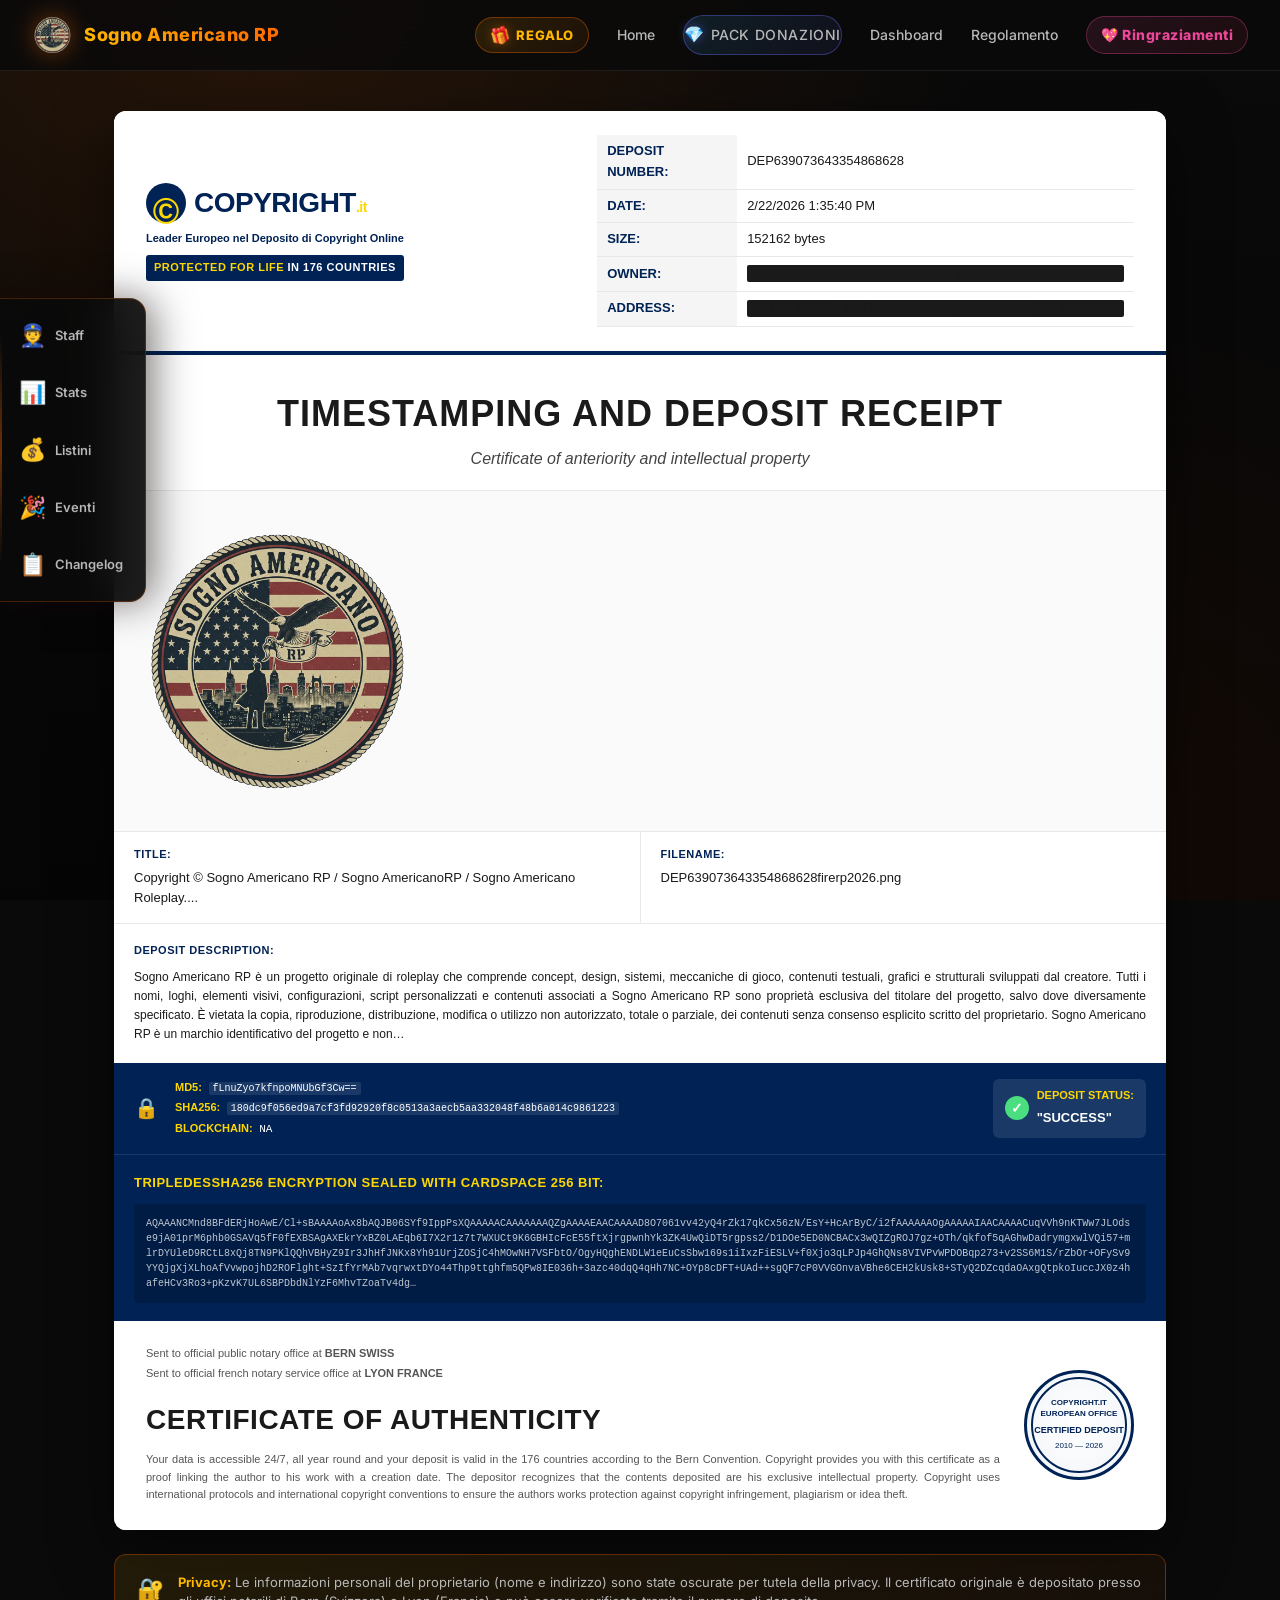
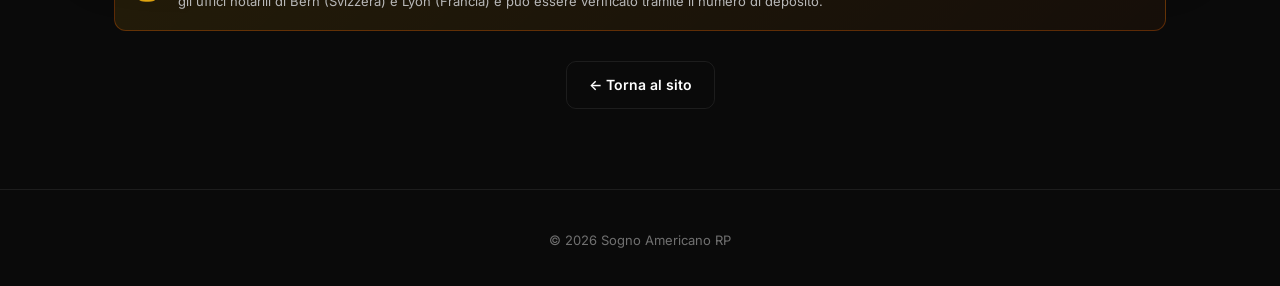
<file: copyright.html>
<!DOCTYPE html>
<html lang="it">

<meta http-equiv="content-type" content="text/html;charset=utf-8" />
<head>
  <meta charset="UTF-8">
  <meta name="viewport" content="width=device-width, initial-scale=1.0">
  <meta name="description" content="Certificato di copyright ufficiale di Sogno Americano RP, depositato presso uffici notarili di Bern (Svizzera) e Lyon (Francia).">

  <!-- Open Graph -->
  <meta property="og:type" content="article">
  <meta property="og:site_name" content="Sogno Americano RP">
  <meta property="og:title" content="Sogno Americano RP — Certificato di Copyright">
  <meta property="og:description" content="Certificato di copyright ufficiale di Sogno Americano RP, depositato presso uffici notarili di Bern (Svizzera) e Lyon (Francia).">
  <meta property="og:image" content="images/banner.png">
  <meta property="og:image:width" content="960">
  <meta property="og:image:height" content="540">
  <meta property="og:url" content="copyright.html">

  <meta name="twitter:card" content="summary_large_image">
  <meta name="twitter:title" content="Sogno Americano RP — Certificato di Copyright">
  <meta name="twitter:description" content="Certificato di copyright ufficiale di Sogno Americano RP.">
  <meta name="twitter:image" content="images/banner.png">

  <meta name="theme-color" content="#ff6b00">

  <title>Sogno Americano RP — Certificato di Copyright</title>
  <link rel="preconnect" href="https://fonts.googleapis.com/">
  <link rel="preconnect" href="https://fonts.gstatic.com/" crossorigin>
  <link href="https://fonts.googleapis.com/css2?family=Inter:wght@400;500;600;700;800;900&amp;display=swap" rel="stylesheet">
  <link rel="stylesheet" href="css/style.css">
  <link rel="icon" type="image/png" href="images/logo.png">
</head>
<body>

  <nav class="navbar">
    <div class="nav-inner">
      <a href="index.html" class="nav-brand">
        <img src="images/logo.png" alt="Sogno Americano RP" class="logo-img" onerror="this.outerHTML='<span class=&quot;logo-mark&quot;>🔥</span>'">
        <span class="brand-text">Sogno Americano RP</span>
      </a>
      <ul class="nav-links">
        <li class="nav-dropdown">
          <button class="nav-dropdown-toggle" type="button" aria-haspopup="true">
            <span class="nav-regalo-emoji">🎁</span>REGALO
          </button>
          <div class="nav-dropdown-content" role="menu">
            <h4 class="nav-regalo-titolo">🎁 Mega Regalo Sogno Americano RP</h4>
            <p class="nav-regalo-text">A <strong>1.000 visualizzazioni</strong> ci sarà un <strong class="vis-regalo">mega regalo</strong> per tutta la community!</p>
            <p class="nav-regalo-author">By <strong>! Nikita</strong></p>
          </div>
        </li>
        <li><a href="index.html">Home</a></li>
        <li class="nav-pack-wrapper">
          <span class="nav-pack-badge">SCONTI 30%!</span>
          <a href="pack-donazioni.html" class="nav-pack-toggle">
            <span class="nav-diamante-emoji">💎</span>PACK DONAZIONI
          </a>
        </li>
        <li><a href="dashboard.html">Dashboard</a></li>
        <li><a href="regolamento.html">Regolamento</a></li>
        <li><a href="ringraziamenti.html" class="nav-pill-ringraziamenti">💖 Ringraziamenti</a></li>
      </ul>
    </div>
  </nav>

  <aside class="sidebar-sx" aria-label="Categorie sito">
    <ul class="sidebar-sx-lista">
      <li><a href="staff.html" class="sidebar-sx-item" data-cat="staff"><span class="sidebar-sx-emoji">👮</span><span class="sidebar-sx-label">Staff</span></a></li>
      <li><a href="stats.html" class="sidebar-sx-item" data-cat="stats"><span class="sidebar-sx-emoji">📊</span><span class="sidebar-sx-label">Stats</span></a></li>
      <li><a href="listini.html" class="sidebar-sx-item" data-cat="listini"><span class="sidebar-sx-emoji">💰</span><span class="sidebar-sx-label">Listini</span></a></li>
      <li><a href="eventi.html" class="sidebar-sx-item" data-cat="eventi"><span class="sidebar-sx-emoji">🎉</span><span class="sidebar-sx-label">Eventi</span></a></li>
      <li><a href="changelog.html" class="sidebar-sx-item" data-cat="changelog"><span class="sidebar-sx-emoji">📋</span><span class="sidebar-sx-label">Changelog</span></a></li>
    </ul>
  </aside>

  <main class="copyright-page">

    <div class="copyright-doc">

      <!-- Header certificato -->
      <div class="copyright-head">
        <div class="copyright-head-left">
          <div class="copyright-logo">
            <span class="copyright-logo-c">©</span>
            <span class="copyright-logo-text">COPYRIGHT<span class="copyright-logo-it">.it</span></span>
          </div>
          <p class="copyright-sub">Leader Europeo nel Deposito di Copyright Online</p>
          <p class="copyright-tag">PROTECTED FOR LIFE <span>IN 176 COUNTRIES</span></p>
        </div>
        <div class="copyright-head-right">
          <table class="copyright-meta">
            <tr><td class="lab">DEPOSIT NUMBER:</td><td>DEP639073643354868628</td></tr>
            <tr><td class="lab">DATE:</td><td>2/22/2026 1:35:40 PM</td></tr>
            <tr><td class="lab">SIZE:</td><td>152162 bytes</td></tr>
            <tr><td class="lab">OWNER:</td><td><span class="copyright-censurato">█████████ Informazione protetta █████████</span></td></tr>
            <tr><td class="lab">ADDRESS:</td><td><span class="copyright-censurato">█████████ Informazione protetta █████████</span></td></tr>
          </table>
        </div>
      </div>

      <!-- Titolo -->
      <div class="copyright-titolo-wrap">
        <h1>TIMESTAMPING AND DEPOSIT RECEIPT</h1>
        <p>Certificate of anteriority and intellectual property</p>
      </div>

      <!-- Logo del progetto -->
      <div class="copyright-immagine">
        <img src="images/logo.png" alt="Sogno Americano RP Logo" onerror="this.outerHTML='<div class=&quot;copyright-img-placeholder&quot;>🔥 Sogno Americano RP</div>'">
      </div>

      <!-- Title + Filename -->
      <div class="copyright-row">
        <div class="copyright-cell">
          <span class="copyright-cell-lab">TITLE:</span>
          <span>Copyright © Sogno Americano RP / Sogno AmericanoRP / Sogno Americano Roleplay....</span>
        </div>
        <div class="copyright-cell">
          <span class="copyright-cell-lab">FILENAME:</span>
          <span>DEP639073643354868628firerp2026.png</span>
        </div>
      </div>

      <!-- Descrizione deposito -->
      <div class="copyright-section">
        <p class="copyright-section-lab">DEPOSIT DESCRIPTION:</p>
        <p class="copyright-section-text">
          Sogno Americano RP è un progetto originale di roleplay che comprende concept, design, sistemi, meccaniche di gioco, contenuti testuali, grafici e strutturali sviluppati dal creatore. Tutti i nomi, loghi, elementi visivi, configurazioni, script personalizzati e contenuti associati a Sogno Americano RP sono proprietà esclusiva del titolare del progetto, salvo dove diversamente specificato. È vietata la copia, riproduzione, distribuzione, modifica o utilizzo non autorizzato, totale o parziale, dei contenuti senza consenso esplicito scritto del proprietario. Sogno Americano RP è un marchio identificativo del progetto e non…
        </p>
      </div>

      <!-- Hash blockchain -->
      <div class="copyright-hash-bar">
        <div class="copyright-hash-icon">🔒</div>
        <div class="copyright-hash-text">
          <div><span class="copyright-hash-lab">MD5:</span> <code>fLnuZyo7kfnpoMNUbGf3Cw==</code></div>
          <div><span class="copyright-hash-lab">SHA256:</span> <code>180dc9f056ed9a7cf3fd92920f8c0513a3aecb5aa332048f48b6a014c9861223</code></div>
          <div><span class="copyright-hash-lab">BLOCKCHAIN:</span> NA</div>
        </div>
        <div class="copyright-status-wrap">
          <div class="copyright-status-icon">✓</div>
          <div>
            <span class="copyright-status-lab">DEPOSIT STATUS:</span>
            <span class="copyright-status-val">"SUCCESS"</span>
          </div>
        </div>
      </div>

      <!-- Encryption -->
      <div class="copyright-encryption">
        <p class="copyright-encryption-lab">TRIPLEDESSHA256 ENCRYPTION SEALED WITH CARDSPACE 256 BIT:</p>
        <code class="copyright-encryption-code">AQAAANCMnd8BFdERjHoAwE/Cl+sBAAAAoAx8bAQJB06SYf9IppPsXQAAAAACAAAAAAAQZgAAAAEAACAAAAD8O7061vv42yQ4rZk17qkCx56zN/EsY+HcArByC/i2fAAAAAAOgAAAAAIAACAAAACuqVVh9nKTWw7JLOdse9jA01prM6phb0GSAVq5fF0fEXBSAgAXEkrYxBZ0LAEqb6I7X2r1z7t7WXUCt9K6GBHIcFcE55ftXjrgpwnhYk3ZK4UwQiDT5rgpss2/D1DOe5ED0NCBACx3wQIZgROJ7gz+OTh/qkfof5qAGhwDadrymgxwlVQi57+mlrDYUleD9RCtL8xQj8TN9PKlQQhVBHyZ9Ir3JhHfJNKx8Yh91UrjZOSjC4hMOwNH7VSFbtO/OgyHQghENDLW1eEuCsSbw169s1iIxzFiESLV+f0Xjo3qLPJp4GhQNs8VIVPvWPDOBqp273+v2SS6M1S/[base64]…</code>
      </div>

      <!-- Footer notarile -->
      <div class="copyright-footer">
        <div class="copyright-footer-left">
          <p>Sent to official public notary office at <strong>BERN SWISS</strong></p>
          <p>Sent to official french notary service office at <strong>LYON FRANCE</strong></p>
          <h2 class="copyright-cert-title">CERTIFICATE OF AUTHENTICITY</h2>
          <p class="copyright-cert-text">
            Your data is accessible 24/7, all year round and your deposit is valid in the 176 countries according to the Bern Convention.
            Copyright provides you with this certificate as a proof linking the author to his work with a creation date.
            The depositor recognizes that the contents deposited are his exclusive intellectual property.
            Copyright uses international protocols and international copyright conventions to ensure the authors works protection against copyright infringement, plagiarism or idea theft.
          </p>
        </div>
        <div class="copyright-footer-right">
          <div class="copyright-seal">
            <div class="copyright-seal-inner">
              <span class="copyright-seal-text">COPYRIGHT.IT<br>EUROPEAN OFFICE</span>
              <span class="copyright-seal-cert">CERTIFIED DEPOSIT</span>
              <span class="copyright-seal-year">2010 — 2026</span>
            </div>
          </div>
        </div>
      </div>

    </div>

    <!-- Disclaimer privacy -->
    <div class="copyright-privacy">
      <span class="copyright-privacy-icon">🔐</span>
      <div>
        <strong>Privacy:</strong> Le informazioni personali del proprietario (nome e indirizzo) sono state oscurate per tutela della privacy.
        Il certificato originale è depositato presso gli uffici notarili di Bern (Svizzera) e Lyon (Francia) e può essere verificato tramite il numero di deposito.
      </div>
    </div>

    <p class="copyright-back">
      <a href="index.html" class="btn btn-outline">← Torna al sito</a>
    </p>

  </main>

  <footer>
    <p><a href="copyright.html" target="_self" rel="noopener" class="footer-link" title="Visualizza il certificato di copyright">© 2026 Sogno Americano RP</a></p>
  </footer>

  <script src="js/nav.js"></script>
</body>

</html>
</file>
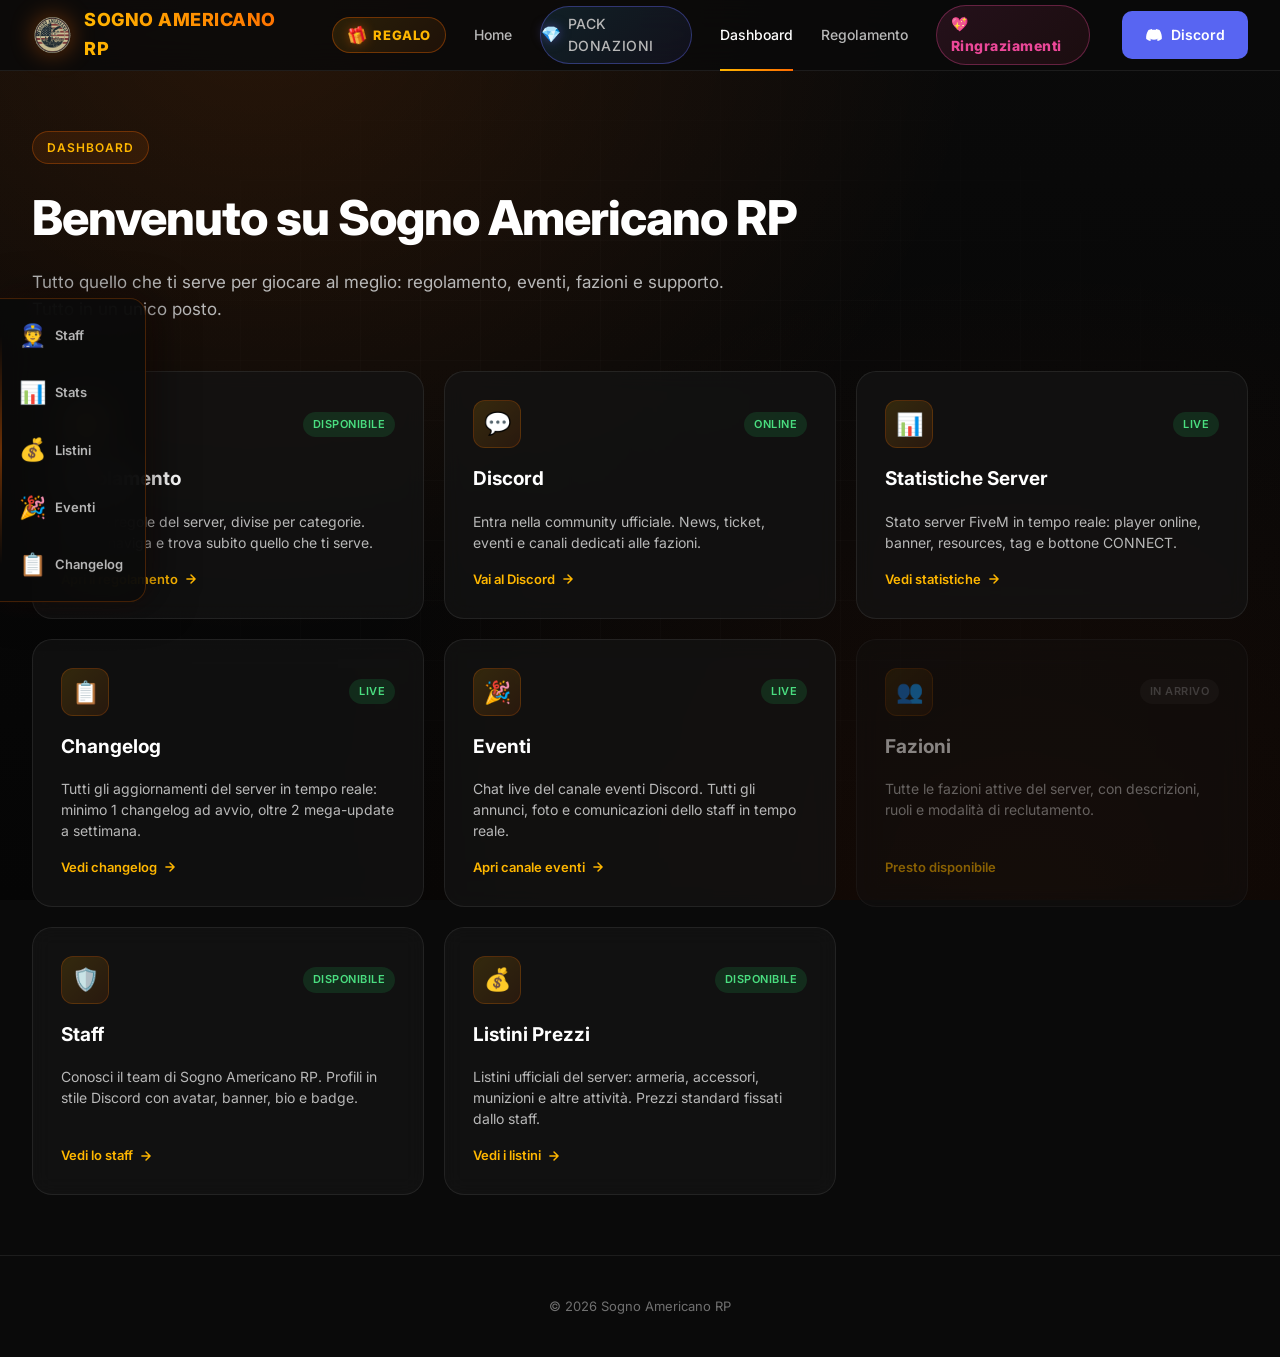
<file: dashboard.html>
<!DOCTYPE html>
<html lang="it">

<meta http-equiv="content-type" content="text/html;charset=utf-8" />
<head>
  <meta charset="UTF-8">
  <meta name="viewport" content="width=device-width, initial-scale=1.0">
  <meta name="description" content="Dashboard ufficiale di Sogno Americano RP, server FiveM italiano di Fire Roleplay. Accesso a regolamento, staff, statistiche live, listini, eventi e changelog.">
  <meta name="keywords" content="Sogno Americano RP, Fire Roleplay, SognoAmericanoRP, server FiveM italiano, dashboard Sogno Americano RP">
  <meta name="robots" content="index, follow, max-image-preview:large">
  <link rel="canonical" href="dashboard.html">

  <!-- Open Graph -->
  <meta property="og:type" content="website">
  <meta property="og:site_name" content="Sogno Americano RP">
  <meta property="og:title" content="Sogno Americano RP — Dashboard">
  <meta property="og:description" content="Hub principale di Sogno Americano RP. Da qui accedi a regolamento, staff, statistiche server, listini, eventi e changelog.">
  <meta property="og:image" content="images/banner.png">
  <meta property="og:image:width" content="960">
  <meta property="og:image:height" content="540">
  <meta property="og:url" content="dashboard.html">

  <meta name="twitter:card" content="summary_large_image">
  <meta name="twitter:title" content="Sogno Americano RP — Dashboard">
  <meta name="twitter:description" content="Hub principale di Sogno Americano RP. Da qui accedi a regolamento, staff, statistiche server, listini, eventi e changelog.">
  <meta name="twitter:image" content="images/banner.png">

  <meta name="theme-color" content="#ff6b00">

  <title>Sogno Americano RP — Dashboard</title>
  <link rel="preconnect" href="https://fonts.googleapis.com/">
  <link rel="preconnect" href="https://fonts.gstatic.com/" crossorigin>
  <link href="https://fonts.googleapis.com/css2?family=Inter:wght@400;500;600;700;800;900&amp;display=swap" rel="stylesheet">
  <link rel="stylesheet" href="css/style.css">
  <link rel="icon" type="image/png" href="images/logo.png">
</head>
<body>

  <nav class="navbar">
    <div class="nav-inner">
      <a href="index.html" class="nav-brand">
        <img src="images/logo.png" alt="Sogno Americano RP" class="logo-img" onerror="this.outerHTML='<span class=&quot;logo-mark&quot;>🔥</span>'">
        <span class="brand-text">SOGNO AMERICANO RP</span>
      </a>
      <ul class="nav-links">
        <li class="nav-dropdown">
          <button class="nav-dropdown-toggle" type="button" aria-haspopup="true">
            <span class="nav-regalo-emoji">🎁</span>REGALO
          </button>
          <div class="nav-dropdown-content" role="menu">
            <h4 class="nav-regalo-titolo">🎁 Mega Regalo Sogno Americano RP</h4>
            <p class="nav-regalo-text">A <strong>1.000 visualizzazioni</strong> ci sarà un <strong class="vis-regalo">mega regalo</strong> per tutta la community!</p>
            <p class="nav-regalo-author">By <strong>! Nikita</strong></p>
          </div>
        </li>
        <li><a href="index.html">Home</a></li>
        <li class="nav-pack-wrapper">
          <span class="nav-pack-badge">SCONTI 30%!</span>
          <a href="pack-donazioni.html" class="nav-pack-toggle">
            <span class="nav-diamante-emoji">💎</span>PACK DONAZIONI
          </a>
        </li>
        <li><a href="dashboard.html" class="attivo">Dashboard</a></li>
        <li><a href="regolamento.html">Regolamento</a></li>
        <li><a href="ringraziamenti.html" class="nav-pill-ringraziamenti">💖 Ringraziamenti</a></li>
      </ul>
      <div class="nav-cta">
        <a href="https://discord.gg/gqzEKCPNzt" target="_blank" rel="noopener" class="btn btn-discord">
          <svg width="18" height="18" viewBox="0 0 24 24" fill="currentColor"><path d="M19.27 5.33C17.94 4.71 16.5 4.26 15 4a.09.09 0 0 0-.07.03c-.18.33-.39.76-.53 1.09a16.09 16.09 0 0 0-4.8 0c-.14-.34-.35-.76-.54-1.09c-.01-.02-.04-.03-.07-.03c-1.5.26-2.93.71-4.27 1.33c-.01 0-.02.01-.03.02c-2.72 4.07-3.47 8.03-3.1 11.95c0 .02.01.04.03.05c1.8 1.32 3.53 2.12 5.24 2.65c.03.01.06 0 .07-.02c.4-.55.76-1.13 1.07-1.74c.02-.04 0-.08-.04-.09c-.57-.22-1.11-.48-1.64-.78c-.04-.02-.04-.08-.01-.11c.11-.08.22-.17.33-.25c.02-.02.05-.02.07-.01c3.44 1.57 7.15 1.57 10.55 0c.02-.01.05-.01.07.01c.11.09.22.17.33.26c.04.03.04.09-.01.11c-.52.31-1.07.56-1.64.78c-.04.01-.05.06-.04.09c.32.61.68 1.19 1.07 1.74c.03.01.06.02.09.01c1.72-.53 3.45-1.33 5.25-2.65c.02-.01.03-.03.03-.05c.44-4.53-.73-8.46-3.1-11.95c-.01-.01-.02-.02-.04-.02Z"/></svg>
          Discord
        </a>
      </div>
    </div>
  </nav>

  <aside class="sidebar-sx" aria-label="Categorie sito">
    <ul class="sidebar-sx-lista">
      <li><a href="staff.html" class="sidebar-sx-item" data-cat="staff"><span class="sidebar-sx-emoji">👮</span><span class="sidebar-sx-label">Staff</span></a></li>
      <li><a href="stats.html" class="sidebar-sx-item" data-cat="stats"><span class="sidebar-sx-emoji">📊</span><span class="sidebar-sx-label">Stats</span></a></li>
      <li><a href="listini.html" class="sidebar-sx-item" data-cat="listini"><span class="sidebar-sx-emoji">💰</span><span class="sidebar-sx-label">Listini</span></a></li>
      <li><a href="eventi.html" class="sidebar-sx-item" data-cat="eventi"><span class="sidebar-sx-emoji">🎉</span><span class="sidebar-sx-label">Eventi</span></a></li>
      <li><a href="changelog.html" class="sidebar-sx-item" data-cat="changelog"><span class="sidebar-sx-emoji">📋</span><span class="sidebar-sx-label">Changelog</span></a></li>
    </ul>
  </aside>

  <main class="dashboard">
    <header class="dashboard-header">
      <span class="dashboard-eyebrow">Dashboard</span>
      <h1>Benvenuto su Sogno Americano RP</h1>
      <p>Tutto quello che ti serve per giocare al meglio: regolamento, eventi, fazioni e supporto. Tutto in un unico posto.</p>
    </header>

    <div class="dashboard-grid">

      <a href="regolamento.html" class="dash-card">
        <div class="dash-card-head">
          <div class="dash-card-icon">📜</div>
          <span class="dash-card-badge live">Disponibile</span>
        </div>
        <h3>Regolamento</h3>
        <p>Tutte le regole del server, divise per categorie. Cerca, naviga e trova subito quello che ti serve.</p>
        <span class="dash-card-arrow">
          Apri il regolamento
          <svg width="14" height="14" viewBox="0 0 24 24" fill="none" stroke="currentColor" stroke-width="2.5" stroke-linecap="round" stroke-linejoin="round"><path d="M5 12h14M12 5l7 7-7 7"/></svg>
        </span>
      </a>

      <a href="https://discord.gg/gqzEKCPNzt" target="_blank" rel="noopener" class="dash-card">
        <div class="dash-card-head">
          <div class="dash-card-icon">💬</div>
          <span class="dash-card-badge live">Online</span>
        </div>
        <h3>Discord</h3>
        <p>Entra nella community ufficiale. News, ticket, eventi e canali dedicati alle fazioni.</p>
        <span class="dash-card-arrow">
          Vai al Discord
          <svg width="14" height="14" viewBox="0 0 24 24" fill="none" stroke="currentColor" stroke-width="2.5" stroke-linecap="round" stroke-linejoin="round"><path d="M5 12h14M12 5l7 7-7 7"/></svg>
        </span>
      </a>

      <a href="stats.html" class="dash-card">
        <div class="dash-card-head">
          <div class="dash-card-icon">📊</div>
          <span class="dash-card-badge live">Live</span>
        </div>
        <h3>Statistiche Server</h3>
        <p>Stato server FiveM in tempo reale: player online, banner, resources, tag e bottone CONNECT.</p>
        <span class="dash-card-arrow">
          Vedi statistiche
          <svg width="14" height="14" viewBox="0 0 24 24" fill="none" stroke="currentColor" stroke-width="2.5" stroke-linecap="round" stroke-linejoin="round"><path d="M5 12h14M12 5l7 7-7 7"/></svg>
        </span>
      </a>

      <a href="changelog.html" class="dash-card">
        <div class="dash-card-head">
          <div class="dash-card-icon">📋</div>
          <span class="dash-card-badge live">Live</span>
        </div>
        <h3>Changelog</h3>
        <p>Tutti gli aggiornamenti del server in tempo reale: minimo 1 changelog ad avvio, oltre 2 mega-update a settimana.</p>
        <span class="dash-card-arrow">
          Vedi changelog
          <svg width="14" height="14" viewBox="0 0 24 24" fill="none" stroke="currentColor" stroke-width="2.5" stroke-linecap="round" stroke-linejoin="round"><path d="M5 12h14M12 5l7 7-7 7"/></svg>
        </span>
      </a>

      <a href="eventi.html" class="dash-card">
        <div class="dash-card-head">
          <div class="dash-card-icon">🎉</div>
          <span class="dash-card-badge live">Live</span>
        </div>
        <h3>Eventi</h3>
        <p>Chat live del canale eventi Discord. Tutti gli annunci, foto e comunicazioni dello staff in tempo reale.</p>
        <span class="dash-card-arrow">
          Apri canale eventi
          <svg width="14" height="14" viewBox="0 0 24 24" fill="none" stroke="currentColor" stroke-width="2.5" stroke-linecap="round" stroke-linejoin="round"><path d="M5 12h14M12 5l7 7-7 7"/></svg>
        </span>
      </a>

      <div class="dash-card in-arrivo">
        <div class="dash-card-head">
          <div class="dash-card-icon">👥</div>
          <span class="dash-card-badge">In arrivo</span>
        </div>
        <h3>Fazioni</h3>
        <p>Tutte le fazioni attive del server, con descrizioni, ruoli e modalità di reclutamento.</p>
        <span class="dash-card-arrow">Presto disponibile</span>
      </div>

      <a href="staff.html" class="dash-card">
        <div class="dash-card-head">
          <div class="dash-card-icon">🛡️</div>
          <span class="dash-card-badge live">Disponibile</span>
        </div>
        <h3>Staff</h3>
        <p>Conosci il team di Sogno Americano RP. Profili in stile Discord con avatar, banner, bio e badge.</p>
        <span class="dash-card-arrow">
          Vedi lo staff
          <svg width="14" height="14" viewBox="0 0 24 24" fill="none" stroke="currentColor" stroke-width="2.5" stroke-linecap="round" stroke-linejoin="round"><path d="M5 12h14M12 5l7 7-7 7"/></svg>
        </span>
      </a>

      <a href="listini.html" class="dash-card">
        <div class="dash-card-head">
          <div class="dash-card-icon">💰</div>
          <span class="dash-card-badge live">Disponibile</span>
        </div>
        <h3>Listini Prezzi</h3>
        <p>Listini ufficiali del server: armeria, accessori, munizioni e altre attività. Prezzi standard fissati dallo staff.</p>
        <span class="dash-card-arrow">
          Vedi i listini
          <svg width="14" height="14" viewBox="0 0 24 24" fill="none" stroke="currentColor" stroke-width="2.5" stroke-linecap="round" stroke-linejoin="round"><path d="M5 12h14M12 5l7 7-7 7"/></svg>
        </span>
      </a>

    </div>
  </main>

  <footer>
    <p><a href="copyright.html" rel="noopener" class="footer-link" title="Visualizza il certificato di copyright">© 2026 Sogno Americano RP</a></p>
  </footer>

  <script src="js/nav.js"></script>
</body>

</html>
</file>
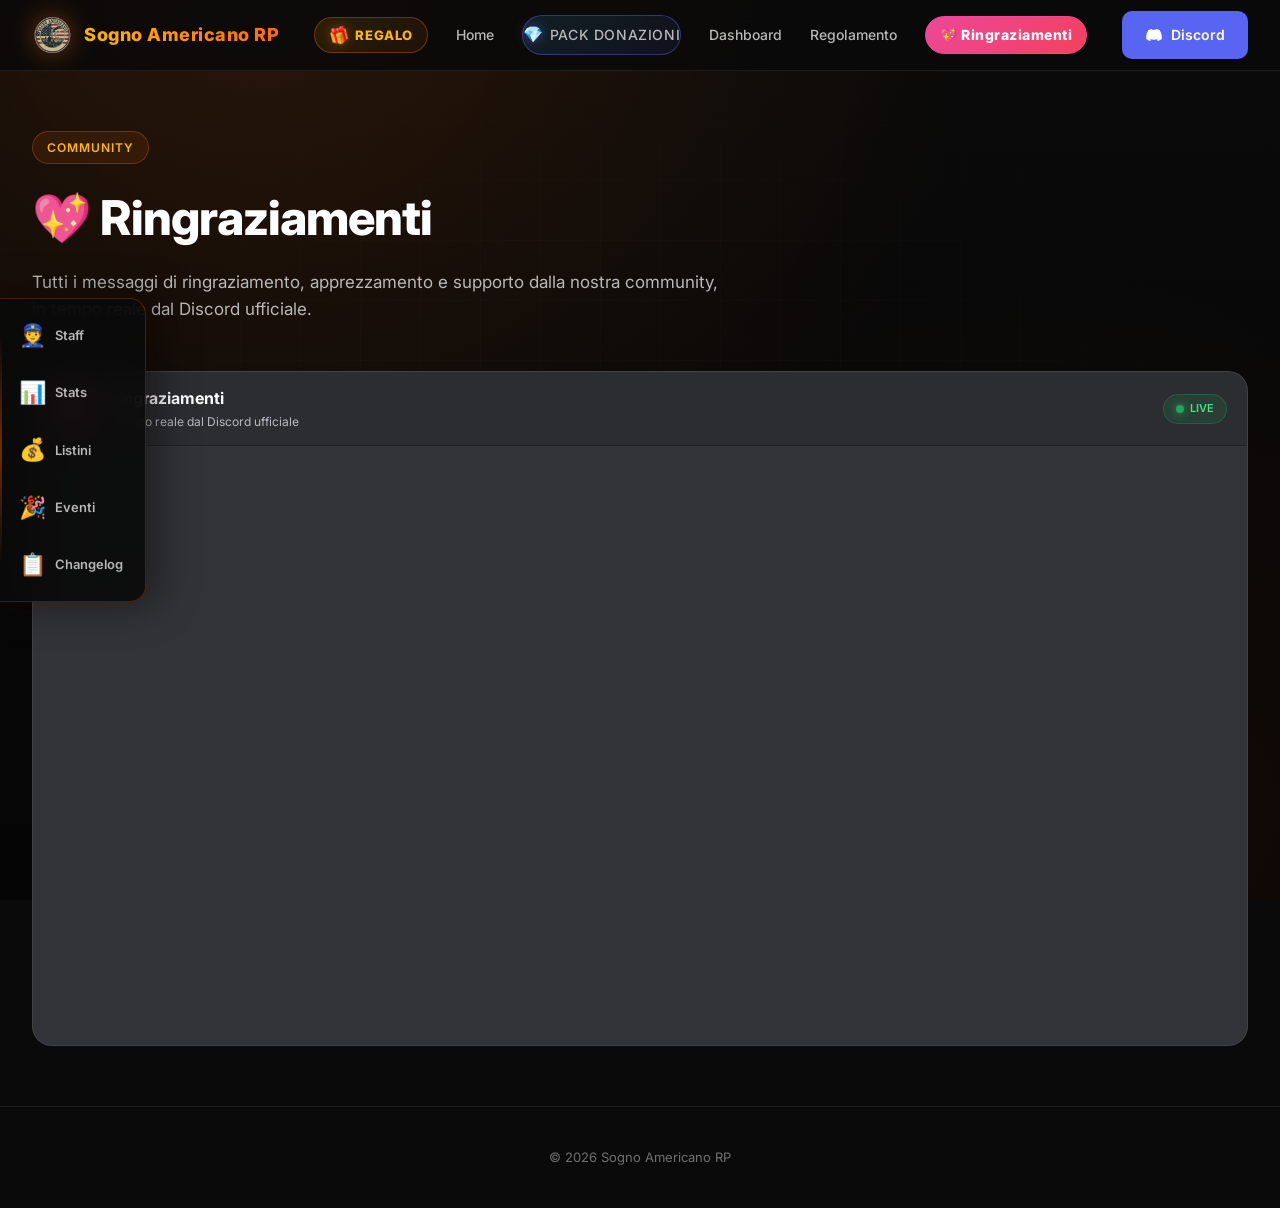
<file: ringraziamenti.html>
<!DOCTYPE html>
<html lang="it">

<meta http-equiv="content-type" content="text/html;charset=utf-8" />
<head>
  <meta charset="UTF-8">
  <meta name="viewport" content="width=device-width, initial-scale=1.0">
  <meta name="description" content="Ringraziamenti di Sogno Americano RP. Tutti i messaggi di apprezzamento e i grazie della community in tempo reale.">

  <meta property="og:type" content="website">
  <meta property="og:site_name" content="Sogno Americano RP">
  <meta property="og:title" content="Sogno Americano RP — Ringraziamenti">
  <meta property="og:description" content="Tutti i ringraziamenti e i messaggi di apprezzamento della community Sogno Americano RP, in tempo reale.">
  <meta property="og:image" content="images/banner.png">
  <meta property="og:image:width" content="960">
  <meta property="og:image:height" content="540">
  <meta property="og:url" content="ringraziamenti.html">

  <meta name="twitter:card" content="summary_large_image">
  <meta name="twitter:title" content="Sogno Americano RP — Ringraziamenti">
  <meta name="twitter:description" content="Tutti i ringraziamenti e i messaggi della community Sogno Americano RP.">
  <meta name="twitter:image" content="images/banner.png">

  <meta name="theme-color" content="#ff6b00">

  <title>Sogno Americano RP — Ringraziamenti</title>
  <link rel="preconnect" href="https://fonts.googleapis.com/">
  <link rel="preconnect" href="https://fonts.gstatic.com/" crossorigin>
  <link href="https://fonts.googleapis.com/css2?family=Inter:wght@400;500;600;700;800;900&amp;display=swap" rel="stylesheet">
  <link rel="stylesheet" href="css/style.css">
  <link rel="icon" type="image/png" href="images/logo.png">
</head>
<body>

  <nav class="navbar">
    <div class="nav-inner">
      <a href="index.html" class="nav-brand">
        <img src="images/logo.png" alt="Sogno Americano RP" class="logo-img" onerror="this.outerHTML='<span class=&quot;logo-mark&quot;>🔥</span>'">
        <span class="brand-text">Sogno Americano RP</span>
      </a>
      <ul class="nav-links">
        <li class="nav-dropdown">
          <button class="nav-dropdown-toggle" type="button" aria-haspopup="true">
            <span class="nav-regalo-emoji">🎁</span>REGALO
          </button>
          <div class="nav-dropdown-content" role="menu">
            <h4 class="nav-regalo-titolo">🎁 Mega Regalo Sogno Americano RP</h4>
            <p class="nav-regalo-text">A <strong>1.000 visualizzazioni</strong> ci sarà un <strong class="vis-regalo">mega regalo</strong> per tutta la community!</p>
            <p class="nav-regalo-author">By <strong>! Nikita</strong></p>
          </div>
        </li>
        <li><a href="index.html">Home</a></li>
        <li class="nav-pack-wrapper">
          <span class="nav-pack-badge">SCONTI 30%!</span>
          <a href="pack-donazioni.html" class="nav-pack-toggle">
            <span class="nav-diamante-emoji">💎</span>PACK DONAZIONI
          </a>
        </li>
        <li><a href="dashboard.html">Dashboard</a></li>
        <li><a href="regolamento.html">Regolamento</a></li>
        <li><a href="ringraziamenti.html" class="nav-pill-ringraziamenti attivo">💖 Ringraziamenti</a></li>
      </ul>
      <div class="nav-cta">
        <a href="https://discord.gg/gqzEKCPNzt" target="_blank" rel="noopener" class="btn btn-discord">
          <svg width="18" height="18" viewBox="0 0 24 24" fill="currentColor"><path d="M19.27 5.33C17.94 4.71 16.5 4.26 15 4a.09.09 0 0 0-.07.03c-.18.33-.39.76-.53 1.09a16.09 16.09 0 0 0-4.8 0c-.14-.34-.35-.76-.54-1.09c-.01-.02-.04-.03-.07-.03c-1.5.26-2.93.71-4.27 1.33c-.01 0-.02.01-.03.02c-2.72 4.07-3.47 8.03-3.1 11.95c0 .02.01.04.03.05c1.8 1.32 3.53 2.12 5.24 2.65c.03.01.06 0 .07-.02c.4-.55.76-1.13 1.07-1.74c.02-.04 0-.08-.04-.09c-.57-.22-1.11-.48-1.64-.78c-.04-.02-.04-.08-.01-.11c.11-.08.22-.17.33-.25c.02-.02.05-.02.07-.01c3.44 1.57 7.15 1.57 10.55 0c.02-.01.05-.01.07.01c.11.09.22.17.33.26c.04.03.04.09-.01.11c-.52.31-1.07.56-1.64.78c-.04.01-.05.06-.04.09c.32.61.68 1.19 1.07 1.74c.03.01.06.02.09.01c1.72-.53 3.45-1.33 5.25-2.65c.02-.01.03-.03.03-.05c.44-4.53-.73-8.46-3.1-11.95c-.01-.01-.02-.02-.04-.02Z"/></svg>
          Discord
        </a>
      </div>
    </div>
  </nav>

  <aside class="sidebar-sx" aria-label="Categorie sito">
    <ul class="sidebar-sx-lista">
      <li><a href="staff.html" class="sidebar-sx-item" data-cat="staff"><span class="sidebar-sx-emoji">👮</span><span class="sidebar-sx-label">Staff</span></a></li>
      <li><a href="stats.html" class="sidebar-sx-item" data-cat="stats"><span class="sidebar-sx-emoji">📊</span><span class="sidebar-sx-label">Stats</span></a></li>
      <li><a href="listini.html" class="sidebar-sx-item" data-cat="listini"><span class="sidebar-sx-emoji">💰</span><span class="sidebar-sx-label">Listini</span></a></li>
      <li><a href="eventi.html" class="sidebar-sx-item" data-cat="eventi"><span class="sidebar-sx-emoji">🎉</span><span class="sidebar-sx-label">Eventi</span></a></li>
      <li><a href="changelog.html" class="sidebar-sx-item" data-cat="changelog"><span class="sidebar-sx-emoji">📋</span><span class="sidebar-sx-label">Changelog</span></a></li>
    </ul>
  </aside>

  <main class="dashboard">
    <header class="dashboard-header">
      <span class="dashboard-eyebrow">Community</span>
      <h1>💖 Ringraziamenti</h1>
      <p>Tutti i messaggi di ringraziamento, apprezzamento e supporto dalla nostra community, in tempo reale dal Discord ufficiale.</p>
    </header>

    <div class="chat-discord" id="chat-discord">
      <div class="chat-header">
        <div class="chat-icon" style="background:linear-gradient(135deg,#ec4899,#f43f5e)">💖</div>
        <div class="chat-info">
          <h2>#ringraziamenti</h2>
          <p id="chat-status">In tempo reale dal Discord ufficiale</p>
        </div>
        <div class="chat-status-pill online" id="chat-pill">
          <span class="chat-dot"></span> <span id="chat-dot-label">Live</span>
        </div>
      </div>
      <div class="chat-messaggi" id="chat-messaggi" style="padding:0;overflow:hidden;">
        <iframe
          src="https://e.widgetbot.io/channels/1395514360411066428/1489700829102608654"
          allow="clipboard-write; fullscreen"
          style="width:100%;height:100%;min-height:500px;border:none;display:block;"
        ></iframe>
      </div>
    </div>
  </main>

  <footer>
    <p><a href="copyright.html" rel="noopener" class="footer-link" title="Visualizza il certificato di copyright">© 2026 Sogno Americano RP</a></p>
  </footer>

  <script src="js/nav.js"></script>
</body>

</html>
</file>
<file: css/style.css>
/* ============================================
   Sogno Americano RP - Stile globale
   ============================================ */

:root {
  --bg-primary: #0a0a0a;
  --bg-secondary: #111111;
  --bg-card: rgba(20, 20, 20, 0.7);
  --bg-card-hover: rgba(30, 30, 30, 0.8);
  --border: rgba(255, 255, 255, 0.08);
  --border-hover: rgba(255, 165, 0, 0.4);

  --fire-primary: #ff6b00;
  --fire-secondary: #ffb700;
  --fire-deep: #d94800;
  --fire-glow: rgba(255, 107, 0, 0.35);

  --text-primary: #ffffff;
  --text-secondary: #b8b8b8;
  --text-muted: #707070;

  --radius: 12px;
  --radius-lg: 20px;
  --transition: 0.25s cubic-bezier(0.4, 0, 0.2, 1);
  --shadow: 0 4px 30px rgba(0, 0, 0, 0.5);
  --shadow-fire: 0 0 40px rgba(255, 107, 0, 0.15);

  --font: 'Inter', -apple-system, BlinkMacSystemFont, 'Segoe UI', system-ui, sans-serif;
}

* {
  margin: 0;
  padding: 0;
  box-sizing: border-box;
}

html {
  scroll-behavior: smooth;
}

body {
  font-family: var(--font);
  background: var(--bg-primary);
  color: var(--text-primary);
  line-height: 1.6;
  min-height: 100vh;
  overflow-x: hidden;
}

/* Sfondo decorativo (gradiente fuoco/città) */
body::before {
  content: '';
  position: fixed;
  inset: 0;
  background:
    radial-gradient(ellipse at 20% 0%, rgba(255, 107, 0, 0.12) 0%, transparent 50%),
    radial-gradient(ellipse at 80% 100%, rgba(217, 72, 0, 0.08) 0%, transparent 50%),
    linear-gradient(180deg, #0a0a0a 0%, #050505 100%);
  z-index: -2;
  pointer-events: none;
}

body::after {
  content: '';
  position: fixed;
  inset: 0;
  background-image:
    linear-gradient(rgba(255, 255, 255, 0.015) 1px, transparent 1px),
    linear-gradient(90deg, rgba(255, 255, 255, 0.015) 1px, transparent 1px);
  background-size: 60px 60px;
  z-index: -1;
  pointer-events: none;
  mask-image: radial-gradient(ellipse at center, black 30%, transparent 80%);
}

a {
  color: inherit;
  text-decoration: none;
}

img {
  max-width: 100%;
  display: block;
}

/* ============================================
   NAVBAR
   ============================================ */

.navbar {
  position: sticky;
  top: 0;
  z-index: 100;
  background: rgba(10, 10, 10, 0.85);
  backdrop-filter: blur(16px);
  -webkit-backdrop-filter: blur(16px);
  border-bottom: 1px solid var(--border);
}

.nav-inner {
  max-width: 1400px;
  margin: 0 auto;
  padding: 0 32px;
  height: 70px;
  display: flex;
  align-items: center;
  justify-content: space-between;
  gap: 32px;
}

.nav-brand {
  display: flex;
  align-items: center;
  gap: 12px;
  font-weight: 800;
  font-size: 18px;
  letter-spacing: 0.5px;
}

.nav-brand .logo-mark {
  width: 36px;
  height: 36px;
  border-radius: 10px;
  background: linear-gradient(135deg, var(--fire-secondary), var(--fire-primary), var(--fire-deep));
  display: grid;
  place-items: center;
  box-shadow: var(--shadow-fire);
  font-size: 18px;
}

.nav-brand .logo-img {
  width: 40px;
  height: 40px;
  object-fit: contain;
  display: block;
  filter: drop-shadow(0 0 12px rgba(255, 107, 0, 0.4));
  transition: filter var(--transition);
}

.nav-brand:hover .logo-img {
  filter: drop-shadow(0 0 20px rgba(255, 107, 0, 0.7));
}

.nav-brand .brand-text {
  background: linear-gradient(90deg, var(--fire-secondary), var(--fire-primary));
  -webkit-background-clip: text;
  background-clip: text;
  color: transparent;
}

.nav-links {
  display: flex;
  align-items: center;
  gap: 28px;
  list-style: none;
}

.nav-links a {
  color: var(--text-secondary);
  font-size: 14px;
  font-weight: 500;
  transition: color var(--transition);
  position: relative;
  padding: 6px 0;
}

.nav-links a:hover,
.nav-links a.attivo {
  color: var(--text-primary);
}

.nav-links a.attivo::after {
  content: '';
  position: absolute;
  bottom: -22px;
  left: 0;
  right: 0;
  height: 2px;
  background: linear-gradient(90deg, var(--fire-secondary), var(--fire-primary));
}

/* ============================================
   SIDEBAR SINISTRA (Staff, Stats, Listini, Eventi, Changelog)
   ============================================ */

.sidebar-sx {
  position: fixed;
  left: 0;
  top: 50%;
  transform: translateY(-50%);
  z-index: 90;
  background: rgba(10, 10, 10, 0.92);
  backdrop-filter: blur(20px);
  -webkit-backdrop-filter: blur(20px);
  border: 1px solid rgba(255, 107, 0, 0.25);
  border-left: none;
  border-radius: 0 16px 16px 0;
  padding: 10px 8px;
  box-shadow: 8px 0 40px rgba(0, 0, 0, 0.5), 0 0 30px rgba(255, 107, 0, 0.06);
  transition: all var(--transition);
}

.sidebar-sx::before {
  content: '';
  position: absolute;
  left: 0;
  top: 12%;
  bottom: 12%;
  width: 2px;
  background: linear-gradient(180deg, transparent, var(--fire-primary), transparent);
  opacity: 0.4;
}

.sidebar-sx-lista {
  list-style: none;
  display: flex;
  flex-direction: column;
  gap: 4px;
  margin: 0;
  padding: 0;
}

.sidebar-sx-item {
  display: flex;
  align-items: center;
  gap: 10px;
  padding: 9px 14px 9px 11px;
  border-radius: 10px;
  color: var(--text-secondary);
  text-decoration: none;
  transition: all var(--transition);
  font-weight: 600;
  font-size: 13px;
  white-space: nowrap;
  position: relative;
  overflow: hidden;
}

.sidebar-sx-item::after {
  content: '';
  position: absolute;
  inset: 0;
  background: linear-gradient(90deg, color-mix(in srgb, var(--fire-primary) 18%, transparent), transparent);
  opacity: 0;
  transition: opacity var(--transition);
  pointer-events: none;
}

.sidebar-sx-item:hover {
  color: var(--fire-secondary);
  transform: translateX(4px);
}

.sidebar-sx-item:hover::after {
  opacity: 1;
}

.sidebar-sx-item.attivo {
  background: linear-gradient(90deg, rgba(255, 107, 0, 0.2), transparent);
  color: var(--fire-secondary);
}

.sidebar-sx-item.attivo::before {
  content: '';
  position: absolute;
  left: 0;
  top: 8px;
  bottom: 8px;
  width: 3px;
  background: var(--fire-primary);
  border-radius: 0 3px 3px 0;
}

.sidebar-sx-emoji {
  font-size: 22px;
  display: inline-block;
  width: 26px;
  text-align: center;
  flex-shrink: 0;
  position: relative;
  z-index: 1;
}

.sidebar-sx-label {
  position: relative;
  z-index: 1;
}

/* === Animazioni emoji al hover (una per categoria) === */

.sidebar-sx-item[data-cat="staff"]:hover .sidebar-sx-emoji {
  animation: emoStaff 0.8s ease-out;
}
.sidebar-sx-item[data-cat="stats"]:hover .sidebar-sx-emoji {
  animation: emoStats 0.8s ease-out;
}
.sidebar-sx-item[data-cat="listini"]:hover .sidebar-sx-emoji {
  animation: emoListini 0.8s ease-out;
}
.sidebar-sx-item[data-cat="eventi"]:hover .sidebar-sx-emoji {
  animation: emoEventi 0.7s ease-out;
}
.sidebar-sx-item[data-cat="changelog"]:hover .sidebar-sx-emoji {
  animation: emoChangelog 0.8s ease-out;
}

@keyframes emoStaff {
  0%, 100% { transform: rotate(0) scale(1); }
  15% { transform: rotate(-18deg) scale(1.2); }
  30% { transform: rotate(15deg) scale(1.25); }
  45% { transform: rotate(-12deg) scale(1.2); }
  60% { transform: rotate(10deg) scale(1.25); }
  75% { transform: rotate(-6deg) scale(1.15); }
}

@keyframes emoStats {
  0%, 100% { transform: translateY(0) scale(1); }
  20% { transform: translateY(-9px) scale(1.25); }
  40% { transform: translateY(0) scale(1.1); }
  60% { transform: translateY(-6px) scale(1.2); }
  80% { transform: translateY(0) scale(1.1); }
}

@keyframes emoListini {
  0% { transform: rotate(0) scale(1); }
  50% { transform: rotate(180deg) scale(1.3); }
  100% { transform: rotate(360deg) scale(1); }
}

@keyframes emoEventi {
  0%, 100% { transform: scale(1) rotate(0); }
  20% { transform: scale(1.35) rotate(-25deg); }
  40% { transform: scale(1.2) rotate(20deg); }
  60% { transform: scale(1.3) rotate(-15deg); }
  80% { transform: scale(1.15) rotate(8deg); }
}

@keyframes emoChangelog {
  0% { transform: rotateY(0) scale(1); }
  50% { transform: rotateY(180deg) scale(1.25); }
  100% { transform: rotateY(360deg) scale(1); }
}

/* === SIDEBAR SX RESPONSIVE === */
/* Tablet (768-1100px): sidebar normale ma più stretta */
@media (max-width: 1100px) and (min-width: 768px) {
  .sidebar-sx {
    padding: 8px 6px;
  }
  .sidebar-sx-item {
    padding: 8px 10px 8px 8px;
    font-size: 12px;
  }
  .sidebar-sx-emoji {
    font-size: 18px;
    width: 22px;
  }
}

/* Mobile (<768px): sidebar sx diventa bottom-nav fissa in basso */
@media (max-width: 767px) {
  .sidebar-sx {
    position: fixed;
    left: 0;
    right: 0;
    bottom: 0;
    top: auto;
    transform: none;
    width: 100%;
    border-radius: 16px 16px 0 0;
    border: 1px solid rgba(255, 107, 0, 0.3);
    border-bottom: none;
    padding: 8px 6px calc(8px + env(safe-area-inset-bottom, 0px));
    z-index: 95;
    backdrop-filter: blur(14px);
    -webkit-backdrop-filter: blur(14px);
    box-shadow: 0 -8px 28px rgba(0, 0, 0, 0.5);
  }
  .sidebar-sx::before {
    display: none;
  }
  .sidebar-sx-lista {
    flex-direction: row;
    justify-content: space-around;
    gap: 0;
    width: 100%;
  }
  .sidebar-sx-item {
    flex-direction: column;
    align-items: center;
    gap: 2px;
    padding: 6px 4px;
    font-size: 10px;
    text-align: center;
    flex: 1;
    min-width: 0;
    white-space: normal;
  }
  .sidebar-sx-item:hover {
    transform: none;
    color: var(--fire-secondary);
  }
  .sidebar-sx-item.attivo::before {
    left: 50%;
    top: 0;
    bottom: auto;
    width: 30px;
    height: 3px;
    border-radius: 0 0 3px 3px;
    transform: translateX(-50%);
  }
  .sidebar-sx-emoji {
    font-size: 22px;
    width: auto;
  }
  .sidebar-sx-label {
    font-size: 10px;
    font-weight: 600;
    line-height: 1;
  }
  /* Lascia spazio in fondo al main per non finire sotto la bottom-nav */
  body {
    padding-bottom: 78px;
  }
}

/* ============================================
   NAV DROPDOWN — REGALO
   ============================================ */

.nav-dropdown {
  position: relative;
  list-style: none;
}

.nav-dropdown-toggle {
  display: inline-flex;
  align-items: center;
  gap: 6px;
  background: linear-gradient(135deg, rgba(255, 183, 0, 0.12), rgba(255, 107, 0, 0.08));
  border: 1px solid rgba(255, 107, 0, 0.35);
  color: var(--fire-secondary);
  font-family: inherit;
  font-size: 13px;
  font-weight: 800;
  letter-spacing: 0.6px;
  cursor: pointer;
  padding: 7px 14px;
  border-radius: 999px;
  transition: all var(--transition);
}

.nav-dropdown-toggle:hover {
  background: linear-gradient(135deg, rgba(255, 183, 0, 0.2), rgba(255, 107, 0, 0.15));
  border-color: var(--fire-primary);
  box-shadow: 0 0 16px rgba(255, 107, 0, 0.25);
}

.nav-dropdown.aperto .nav-dropdown-toggle {
  background: linear-gradient(135deg, var(--fire-secondary), var(--fire-primary));
  color: #1a0a00;
  border-color: var(--fire-primary);
}

.nav-regalo-emoji {
  display: inline-block;
  font-size: 16px;
  transform: rotate(-15deg);
  transition: transform 0.3s;
  filter: drop-shadow(0 0 6px rgba(255, 107, 0, 0.4));
  animation: regaloWiggle 2.5s ease-in-out infinite;
}

@keyframes regaloWiggle {
  0%, 100% { transform: rotate(-15deg) scale(1); }
  25% { transform: rotate(-25deg) scale(1.1); }
  50% { transform: rotate(-5deg) scale(1.05); }
  75% { transform: rotate(-20deg) scale(1.08); }
}

.nav-dropdown.aperto .nav-regalo-emoji {
  animation: none;
  transform: rotate(0deg) scale(1.2);
}

.nav-dropdown-content {
  position: absolute;
  top: calc(100% + 18px);
  left: 0;
  min-width: 320px;
  background: rgba(15, 15, 15, 0.96);
  backdrop-filter: blur(20px);
  -webkit-backdrop-filter: blur(20px);
  border: 1px solid rgba(255, 107, 0, 0.3);
  border-radius: 14px;
  padding: 20px;
  box-shadow: 0 16px 40px rgba(0, 0, 0, 0.6), 0 0 40px rgba(255, 107, 0, 0.15);
  opacity: 0;
  visibility: hidden;
  transform: translateY(-12px);
  transition: opacity 0.25s, transform 0.25s, visibility 0.25s;
  z-index: 200;
  overflow: hidden;
}

.nav-dropdown-content::before {
  content: '';
  position: absolute;
  top: 0;
  left: 0;
  right: 0;
  height: 3px;
  background: linear-gradient(90deg, var(--fire-secondary), var(--fire-primary));
}

.nav-dropdown-content::after {
  content: '🎁';
  position: absolute;
  right: -10px;
  bottom: -20px;
  font-size: 100px;
  opacity: 0.05;
  pointer-events: none;
  transform: rotate(-15deg);
}

.nav-dropdown.aperto .nav-dropdown-content {
  opacity: 1;
  visibility: visible;
  transform: translateY(0);
}

.nav-regalo-titolo {
  font-size: 16px;
  font-weight: 900;
  margin-bottom: 10px;
  background: linear-gradient(90deg, var(--fire-secondary), var(--fire-primary));
  -webkit-background-clip: text;
  background-clip: text;
  color: transparent;
  letter-spacing: -0.3px;
  position: relative;
  z-index: 1;
}

.nav-regalo-text {
  font-size: 14px;
  color: var(--text-secondary);
  line-height: 1.5;
  margin-bottom: 12px;
  position: relative;
  z-index: 1;
}

.nav-regalo-text strong {
  color: var(--text-primary);
  font-weight: 700;
}

.nav-regalo-text strong.vis-regalo {
  background: linear-gradient(90deg, var(--fire-secondary), var(--fire-primary));
  -webkit-background-clip: text;
  background-clip: text;
  color: transparent !important;
  font-weight: 900;
}

.nav-regalo-author {
  font-size: 11px;
  color: var(--text-muted);
  font-style: italic;
  border-top: 1px solid var(--border);
  padding-top: 10px;
  position: relative;
  z-index: 1;
}

.nav-regalo-author strong {
  color: var(--fire-secondary);
  font-style: normal;
  font-weight: 700;
}

@media (max-width: 640px) {
  .nav-dropdown-content {
    left: auto;
    right: 0;
    min-width: 260px;
  }
}

/* Bottone Pack Sconti (stile pillola con badge sopra) */
.nav-pack-wrapper {
  position: relative;
  list-style: none;
}

.nav-pack-toggle {
  display: inline-flex;
  align-items: center;
  gap: 6px;
  background: linear-gradient(135deg, rgba(56, 189, 248, 0.12), rgba(99, 102, 241, 0.08));
  border: 1px solid rgba(99, 102, 241, 0.4);
  color: #93c5fd;
  font-family: inherit;
  font-size: 13px;
  font-weight: 800;
  letter-spacing: 0.6px;
  cursor: pointer;
  padding: 7px 14px;
  border-radius: 999px;
  transition: all var(--transition);
}

.nav-pack-toggle:hover {
  background: linear-gradient(135deg, rgba(56, 189, 248, 0.2), rgba(99, 102, 241, 0.15));
  border-color: #818cf8;
  box-shadow: 0 0 16px rgba(99, 102, 241, 0.3);
  color: #c7d2fe;
}

.nav-pack-wrapper.aperto .nav-pack-toggle,
.nav-pack-toggle.attivo {
  background: linear-gradient(135deg, #38bdf8, #6366f1) !important;
  color: #fff !important;
  border-color: #818cf8 !important;
  text-decoration: none;
}

a.nav-pack-toggle {
  text-decoration: none;
}

.nav-pack-toggle.attivo::after {
  display: none !important;
}

.nav-diamante-emoji {
  display: inline-block;
  font-size: 16px;
  filter: drop-shadow(0 0 6px rgba(99, 102, 241, 0.5));
  animation: diamanteShine 2.5s ease-in-out infinite;
}

@keyframes diamanteShine {
  0%, 100% { transform: scale(1) rotate(0deg); filter: drop-shadow(0 0 6px rgba(99, 102, 241, 0.5)); }
  50% { transform: scale(1.15) rotate(-8deg); filter: drop-shadow(0 0 14px rgba(99, 102, 241, 0.9)); }
}

/* Badge "SCONTI 30%!" sopra al bottone */
.nav-pack-badge {
  position: absolute;
  top: -12px;
  left: 50%;
  transform: translateX(-50%) rotate(-6deg);
  background: linear-gradient(135deg, #ef4444, #dc2626);
  color: #fff;
  font-size: 9px;
  font-weight: 900;
  letter-spacing: 0.8px;
  padding: 3px 8px;
  border-radius: 5px;
  white-space: nowrap;
  box-shadow: 0 4px 12px rgba(239, 68, 68, 0.45), 0 0 0 2px rgba(15, 15, 15, 1);
  animation: scontiPulse 1.8s ease-in-out infinite;
  pointer-events: none;
  z-index: 2;
}

@keyframes scontiPulse {
  0%, 100% { transform: translateX(-50%) rotate(-6deg) scale(1); }
  50% { transform: translateX(-50%) rotate(-9deg) scale(1.08); }
}

.nav-pack-titolo {
  font-size: 16px;
  font-weight: 900;
  margin-bottom: 10px;
  background: linear-gradient(90deg, #38bdf8, #6366f1);
  -webkit-background-clip: text;
  background-clip: text;
  color: transparent;
  letter-spacing: -0.3px;
  position: relative;
  z-index: 1;
}

.nav-pack-text {
  font-size: 14px;
  color: var(--text-secondary);
  line-height: 1.5;
  margin-bottom: 12px;
  position: relative;
  z-index: 1;
}

.nav-pack-text strong {
  color: var(--text-primary);
  font-weight: 700;
}

.nav-pack-author {
  font-size: 12px;
  color: var(--text-muted);
  border-top: 1px solid var(--border);
  padding-top: 10px;
  position: relative;
  z-index: 1;
}

.nav-pack-wrapper .nav-dropdown-content::after {
  content: '💎';
  position: absolute;
  right: -10px;
  bottom: -20px;
  font-size: 100px;
  opacity: 0.05;
  pointer-events: none;
  transform: rotate(-15deg);
}

.nav-pack-wrapper .nav-dropdown-content::before {
  background: linear-gradient(90deg, #38bdf8, #6366f1);
}

/* Bottone Ringraziamenti (stile pillola rosa/cuore) */
.nav-pill-ringraziamenti {
  display: inline-flex !important;
  align-items: center;
  gap: 6px;
  background: linear-gradient(135deg, rgba(236, 72, 153, 0.12), rgba(244, 63, 94, 0.08));
  border: 1px solid rgba(236, 72, 153, 0.35) !important;
  color: #ec4899 !important;
  font-weight: 800 !important;
  letter-spacing: 0.5px;
  padding: 7px 14px !important;
  border-radius: 999px !important;
  transition: all var(--transition);
}

.nav-pill-ringraziamenti:hover {
  background: linear-gradient(135deg, rgba(236, 72, 153, 0.2), rgba(244, 63, 94, 0.15)) !important;
  border-color: #ec4899 !important;
  color: #f472b6 !important;
  box-shadow: 0 0 16px rgba(236, 72, 153, 0.25);
  transform: translateY(-1px);
}

.nav-pill-ringraziamenti.attivo {
  background: linear-gradient(135deg, #ec4899, #f43f5e) !important;
  color: #fff !important;
  border-color: #ec4899 !important;
}

.nav-pill-ringraziamenti.attivo::after {
  display: none !important;
}

/* ============================================
   PAGINA PACK DONAZIONI
   ============================================ */

.pack-banner-sconto {
  display: flex;
  gap: 24px;
  align-items: center;
  padding: 32px;
  margin-bottom: 40px;
  background: linear-gradient(135deg, rgba(56, 189, 248, 0.12), rgba(99, 102, 241, 0.08));
  border: 1px solid rgba(99, 102, 241, 0.4);
  border-radius: var(--radius-lg);
  position: relative;
  overflow: hidden;
}

.pack-banner-sconto::before {
  content: '';
  position: absolute;
  top: 0;
  left: 0;
  right: 0;
  height: 4px;
  background: linear-gradient(90deg, #38bdf8, #6366f1, #ec4899);
}

.pack-banner-sconto::after {
  content: '💎';
  position: absolute;
  right: -20px;
  bottom: -30px;
  font-size: 200px;
  opacity: 0.05;
  pointer-events: none;
  transform: rotate(-15deg);
}

.pack-banner-icon {
  font-size: 64px;
  flex-shrink: 0;
  filter: drop-shadow(0 0 20px rgba(99, 102, 241, 0.6));
  animation: diamanteShine 2.5s ease-in-out infinite;
  position: relative;
  z-index: 1;
}

.pack-banner-content {
  flex: 1;
  position: relative;
  z-index: 1;
}

.pack-banner-badge {
  display: inline-block;
  background: linear-gradient(135deg, #ef4444, #dc2626);
  color: #fff;
  padding: 4px 12px;
  border-radius: 6px;
  font-size: 11px;
  font-weight: 900;
  letter-spacing: 1px;
  margin-bottom: 10px;
  box-shadow: 0 4px 12px rgba(239, 68, 68, 0.4);
  animation: scontiPulse 1.8s ease-in-out infinite;
  transform-origin: center;
}

.pack-banner-titolo {
  font-size: 22px;
  font-weight: 800;
  letter-spacing: -0.3px;
  margin-bottom: 10px;
  color: var(--text-primary);
}

.pack-banner-titolo strong {
  background: linear-gradient(90deg, #38bdf8, #6366f1);
  -webkit-background-clip: text;
  background-clip: text;
  color: transparent;
  font-weight: 900;
}

.pack-banner-text {
  color: var(--text-secondary);
  margin-bottom: 18px;
  line-height: 1.6;
}

.pack-banner-text strong {
  color: var(--fire-secondary);
  font-weight: 700;
}

.pack-banner-btn {
  font-weight: 700 !important;
}

.pack-griglia-sezione {
  margin-top: 40px;
}

.pack-griglia-titolo {
  font-size: 22px;
  font-weight: 800;
  letter-spacing: -0.3px;
  margin-bottom: 20px;
  display: flex;
  align-items: center;
  gap: 8px;
}

.pack-griglia {
  display: grid;
  grid-template-columns: repeat(auto-fill, minmax(280px, 1fr));
  gap: 20px;
}

.pack-loading,
.pack-empty {
  grid-column: 1 / -1;
  text-align: center;
  padding: 60px 20px;
  color: var(--text-muted);
}

.pack-empty-icon {
  font-size: 64px;
  margin-bottom: 16px;
  opacity: 0.4;
}

.pack-empty h3 {
  color: var(--text-secondary);
  font-size: 18px;
  margin-bottom: 8px;
}

.pack-empty p {
  font-size: 14px;
  line-height: 1.6;
}

.pack-empty a {
  color: var(--fire-secondary);
  text-decoration: none;
  font-weight: 700;
}

.pack-empty a:hover {
  text-decoration: underline;
}

/* Categorie pack */
.pack-griglia-categorie {
  display: block;
}

.pack-cat {
  --cat-accent: #ff6b00;
  margin-bottom: 50px;
}

.pack-cat-head {
  margin-bottom: 16px;
  padding-bottom: 12px;
  border-bottom: 2px solid var(--border);
  position: relative;
}

.pack-cat-head::after {
  content: '';
  position: absolute;
  left: 0;
  bottom: -2px;
  width: 80px;
  height: 2px;
  background: var(--cat-accent);
}

.pack-cat-titolo {
  font-size: 22px;
  font-weight: 800;
  letter-spacing: -0.3px;
  color: var(--text-primary);
}

.pack-cat-nota {
  background: rgba(99, 102, 241, 0.08);
  border: 1px solid rgba(99, 102, 241, 0.2);
  border-radius: 8px;
  padding: 10px 14px;
  font-size: 12px;
  color: var(--text-secondary);
  margin-bottom: 18px;
  line-height: 1.5;
}

.pack-cat-griglia {
  display: grid;
  grid-template-columns: repeat(auto-fill, minmax(300px, 1fr));
  gap: 18px;
}

.pack-card {
  --accent: #ff6b00;
  background: var(--bg-card);
  border: 1px solid var(--border);
  border-radius: var(--radius-lg);
  overflow: hidden;
  transition: all var(--transition);
  display: flex;
  flex-direction: column;
}

.pack-card:hover {
  border-color: var(--accent);
}

.pack-card:hover {
  transform: translateY(-4px);
  border-color: rgba(99, 102, 241, 0.4);
  box-shadow: 0 12px 30px rgba(0, 0, 0, 0.3), 0 0 30px rgba(99, 102, 241, 0.15);
}

.pack-card-immagine {
  position: relative;
  width: 100%;
  aspect-ratio: 16/9;
  background: #0a0a0a;
  overflow: hidden;
}

.pack-card-immagine img {
  width: 100%;
  height: 100%;
  object-fit: cover;
  transition: transform 0.4s;
}

.pack-card:hover .pack-card-immagine img {
  transform: scale(1.06);
}

.pack-card-fallback {
  width: 100%;
  height: 100%;
  display: grid;
  place-items: center;
  font-size: 64px;
  background: linear-gradient(135deg, rgba(56, 189, 248, 0.1), rgba(99, 102, 241, 0.05));
}

.pack-card-sconto {
  position: absolute;
  top: 12px;
  right: 12px;
  background: linear-gradient(135deg, #ef4444, #dc2626);
  color: #fff;
  font-size: 13px;
  font-weight: 900;
  padding: 5px 12px;
  border-radius: 6px;
  box-shadow: 0 4px 14px rgba(239, 68, 68, 0.5);
  letter-spacing: 0.5px;
}

.pack-card-no-img {
  background: linear-gradient(135deg, rgba(99, 102, 241, 0.15), rgba(56, 189, 248, 0.05));
  display: grid;
  place-items: center;
}

.pack-card-fallback-info {
  font-size: 56px;
  opacity: 0.4;
}

/* ============================================
   PACK FALLBACK BANNER (stile Sogno Americano RP generato)
   ============================================ */

.pack-card-fallback-banner {
  --accent: #ff6b00;
  position: relative;
  overflow: hidden;
  background:
    radial-gradient(ellipse at 30% 80%, color-mix(in srgb, var(--accent) 35%, #000) 0%, transparent 70%),
    linear-gradient(135deg, #0a0a0a 0%, #1a1a1a 100%);
  padding: 18px;
  display: flex;
  flex-direction: column;
  justify-content: space-between;
}

.pack-card-fallback-banner .pack-fb-pattern {
  position: absolute;
  inset: 0;
  background-image:
    linear-gradient(45deg, transparent 49%, rgba(255, 255, 255, 0.02) 50%, transparent 51%),
    linear-gradient(-45deg, transparent 49%, rgba(255, 255, 255, 0.02) 50%, transparent 51%);
  background-size: 20px 20px;
  pointer-events: none;
}

.pack-card-fallback-banner .pack-fb-icon-bg {
  position: absolute;
  right: -20px;
  top: 50%;
  transform: translateY(-50%);
  font-size: 130px;
  opacity: 0.08;
  pointer-events: none;
  filter: drop-shadow(0 0 30px var(--accent));
}

.pack-card-fallback-banner .pack-fb-header {
  position: relative;
  z-index: 1;
}

.pack-card-fallback-banner .pack-fb-brand {
  font-size: 12px;
  font-weight: 800;
  color: rgba(255, 255, 255, 0.7);
  letter-spacing: 2px;
  text-transform: uppercase;
}

.pack-card-fallback-banner .pack-fb-nome {
  font-size: 22px;
  font-weight: 900;
  color: var(--accent);
  letter-spacing: -0.5px;
  line-height: 1.05;
  margin-top: 4px;
  text-transform: uppercase;
  text-shadow: 0 2px 12px color-mix(in srgb, var(--accent) 40%, transparent);
}

.pack-card-fallback-banner .pack-fb-variante {
  display: inline-block;
  margin-top: 6px;
  font-size: 10px;
  font-weight: 800;
  color: #fff;
  background: rgba(0, 0, 0, 0.6);
  border: 1px solid rgba(255, 255, 255, 0.15);
  padding: 3px 8px;
  border-radius: 4px;
  letter-spacing: 1px;
}

.pack-card-fallback-banner .pack-fb-prezzo-banner {
  position: relative;
  z-index: 1;
  align-self: flex-end;
  font-size: 38px;
  font-weight: 900;
  color: rgba(255, 255, 255, 0.95);
  letter-spacing: -1.5px;
  line-height: 1;
  text-shadow: 0 4px 16px rgba(0, 0, 0, 0.6);
  background: linear-gradient(180deg, #fff 0%, #b5b5b5 100%);
  -webkit-background-clip: text;
  background-clip: text;
  -webkit-text-fill-color: transparent;
  filter: drop-shadow(0 2px 6px rgba(0, 0, 0, 0.5));
}

.pack-card-info {
  padding: 18px 20px 20px;
  flex: 1;
  display: flex;
  flex-direction: column;
}

.pack-card-variante {
  font-size: 11px;
  font-weight: 800;
  letter-spacing: 1.5px;
  text-transform: uppercase;
  margin-bottom: 4px;
  color: var(--accent);
}

.pack-card-nome {
  font-size: 18px;
  font-weight: 800;
  margin-bottom: 8px;
  color: var(--text-primary);
}

.pack-card-contenuto {
  list-style: none;
  margin: 12px 0 14px;
  padding: 0;
  flex: 1;
}

.pack-card-contenuto li {
  position: relative;
  padding: 4px 0 4px 18px;
  font-size: 13px;
  color: var(--text-secondary);
  line-height: 1.4;
}

.pack-card-contenuto li::before {
  content: '•';
  position: absolute;
  left: 4px;
  color: var(--accent);
  font-weight: 900;
}

.pack-card-extras {
  background: rgba(255, 183, 0, 0.1);
  border-left: 3px solid var(--fire-secondary);
  padding: 8px 12px;
  font-size: 12px;
  color: var(--text-primary);
  margin: 8px 0 12px;
  border-radius: 4px;
}

.pack-card-scadenza {
  background: rgba(239, 68, 68, 0.1);
  border-left: 3px solid #ef4444;
  padding: 6px 10px;
  font-size: 11px;
  color: #fca5a5;
  margin: 6px 0 10px;
  border-radius: 4px;
  font-weight: 600;
}

.pack-card-preview {
  display: inline-block;
  margin-bottom: 10px;
  font-size: 12px;
  color: #ef4444;
  text-decoration: none;
  font-weight: 700;
}

.pack-card-preview:hover {
  text-decoration: underline;
}

.pack-card-footer {
  display: flex;
  align-items: center;
  justify-content: space-between;
  gap: 10px;
  margin-top: auto;
  padding-top: 14px;
  border-top: 1px solid var(--border);
}

.pack-card-prezzo-wrap {
  display: flex;
  align-items: baseline;
  gap: 8px;
}

.pack-card-desc {
  font-size: 13px;
  color: var(--text-secondary);
  line-height: 1.5;
  margin-bottom: 14px;
  flex: 1;
}

.pack-card-prezzi {
  display: flex;
  align-items: baseline;
  gap: 10px;
  margin-bottom: 14px;
}

.pack-card-prezzo-orig {
  text-decoration: line-through;
  color: var(--text-muted);
  font-size: 14px;
  font-weight: 600;
}

.pack-card-prezzo {
  font-size: 22px;
  font-weight: 900;
  background: linear-gradient(90deg, #38bdf8, #6366f1);
  -webkit-background-clip: text;
  background-clip: text;
  color: transparent;
  letter-spacing: -0.5px;
}

.pack-card-btn {
  background: var(--accent);
  color: #fff;
  padding: 8px 14px;
  font-size: 12px;
  font-weight: 700;
  border-radius: 8px;
  text-decoration: none;
  flex-shrink: 0;
  transition: all var(--transition);
}

.pack-card-btn:hover {
  filter: brightness(1.15);
  transform: translateY(-2px);
  box-shadow: 0 6px 20px color-mix(in srgb, var(--accent) 40%, transparent);
}

.pack-card-azioni {
  display: flex;
  flex-direction: column;
  align-items: flex-end;
  gap: 4px;
}

.pack-card-btn-secondario {
  font-size: 10px;
  color: var(--text-muted);
  text-decoration: none;
  padding: 2px 6px;
  border-radius: 4px;
  transition: color var(--transition);
  white-space: nowrap;
}

.pack-card-btn-secondario:hover {
  color: var(--fire-secondary);
  text-decoration: underline;
}

.pack-banner-azioni {
  display: flex;
  flex-direction: column;
  align-items: flex-start;
  gap: 8px;
}

.pack-banner-btn-secondario {
  font-size: 13px;
  color: var(--text-secondary);
  text-decoration: none;
  padding: 6px 14px;
  background: rgba(255, 255, 255, 0.05);
  border: 1px solid var(--border);
  border-radius: 8px;
  transition: all var(--transition);
}

.pack-banner-btn-secondario:hover {
  background: rgba(88, 101, 242, 0.15);
  border-color: #5865f2;
  color: #fff;
}

.pack-banner-btn-secondario strong {
  color: var(--fire-secondary);
}

/* ============================================
   HOME — BANNER SCONTO PACK DONAZIONI
   ============================================ */

.home-sconto-banner {
  max-width: 1100px;
  margin: 30px auto 0;
  padding: 22px 26px;
  display: flex;
  align-items: center;
  gap: 22px;
  background: linear-gradient(135deg, rgba(56, 189, 248, 0.12), rgba(99, 102, 241, 0.08));
  border: 1px solid rgba(99, 102, 241, 0.4);
  border-radius: var(--radius-lg);
  text-decoration: none;
  color: inherit;
  position: relative;
  overflow: hidden;
  transition: all var(--transition);
  backdrop-filter: blur(12px);
}

.home-sconto-banner::before {
  content: '';
  position: absolute;
  top: 0;
  left: 0;
  right: 0;
  height: 3px;
  background: linear-gradient(90deg, #38bdf8, #6366f1, #ec4899);
}

.home-sconto-banner::after {
  content: '💎';
  position: absolute;
  right: -10px;
  bottom: -25px;
  font-size: 130px;
  opacity: 0.05;
  pointer-events: none;
  transform: rotate(-12deg);
}

.home-sconto-banner:hover {
  border-color: #818cf8;
  transform: translateY(-3px);
  box-shadow: 0 12px 40px rgba(99, 102, 241, 0.25);
}

.home-sconto-icon {
  font-size: 48px;
  filter: drop-shadow(0 0 16px rgba(99, 102, 241, 0.6));
  animation: diamanteShine 2.5s ease-in-out infinite;
  flex-shrink: 0;
  position: relative;
  z-index: 1;
}

.home-sconto-content {
  flex: 1;
  position: relative;
  z-index: 1;
  min-width: 0;
}

.home-sconto-badge {
  display: inline-block;
  background: linear-gradient(135deg, #ef4444, #dc2626);
  color: #fff;
  font-size: 10px;
  font-weight: 900;
  letter-spacing: 1.2px;
  padding: 3px 9px;
  border-radius: 5px;
  margin-bottom: 6px;
  box-shadow: 0 4px 12px rgba(239, 68, 68, 0.4);
  animation: scontiPulse 1.8s ease-in-out infinite;
}

.home-sconto-titolo {
  font-size: 17px;
  font-weight: 800;
  letter-spacing: -0.3px;
  margin-bottom: 4px;
  color: var(--text-primary);
  line-height: 1.3;
}

.home-sconto-titolo strong {
  background: linear-gradient(90deg, #38bdf8, #6366f1);
  -webkit-background-clip: text;
  background-clip: text;
  color: transparent;
}

.home-sconto-text {
  color: var(--text-secondary);
  font-size: 13px;
  line-height: 1.5;
}

.home-sconto-text strong {
  color: var(--fire-secondary);
  font-weight: 700;
}

.home-sconto-cta {
  display: inline-flex;
  align-items: center;
  gap: 8px;
  background: linear-gradient(135deg, #38bdf8, #6366f1);
  color: #fff;
  padding: 12px 18px;
  border-radius: 10px;
  font-weight: 700;
  font-size: 14px;
  flex-shrink: 0;
  position: relative;
  z-index: 1;
  box-shadow: 0 6px 20px rgba(99, 102, 241, 0.35);
  transition: gap var(--transition);
}

.home-sconto-banner:hover .home-sconto-cta {
  gap: 14px;
}

@media (max-width: 720px) {
  .home-sconto-banner {
    flex-direction: column;
    text-align: center;
    margin: 30px 16px 0;
    padding: 20px;
  }
  .home-sconto-cta {
    width: 100%;
    justify-content: center;
  }
  .pack-banner-btn-secondario {
    font-size: 12px;
  }
}

/* Lightbox */
.pack-lightbox {
  position: fixed;
  inset: 0;
  background: rgba(0, 0, 0, 0.92);
  display: grid;
  place-items: center;
  z-index: 1000;
  padding: 20px;
  opacity: 0;
  transition: opacity 0.2s;
  backdrop-filter: blur(10px);
}

.pack-lightbox.aperto {
  opacity: 1;
}

.pack-lightbox img {
  max-width: 95%;
  max-height: 95vh;
  border-radius: 12px;
  box-shadow: 0 20px 60px rgba(0, 0, 0, 0.7);
}

.pack-lightbox-chiudi {
  position: absolute;
  top: 20px;
  right: 20px;
  width: 44px;
  height: 44px;
  border-radius: 50%;
  background: rgba(255, 255, 255, 0.1);
  border: 1px solid rgba(255, 255, 255, 0.2);
  color: #fff;
  font-size: 18px;
  cursor: pointer;
  z-index: 1;
  transition: background 0.15s;
}

.pack-lightbox-chiudi:hover {
  background: rgba(255, 255, 255, 0.2);
}

@media (max-width: 720px) {
  .pack-banner-sconto {
    flex-direction: column;
    text-align: center;
    padding: 24px 18px;
  }
  .pack-banner-icon {
    font-size: 48px;
  }
  .pack-banner-titolo {
    font-size: 18px;
  }
}

/* Avatar cliccabili (eventi, changelog, ringraziamenti) */
.chat-msg-avatar-clickable {
  cursor: pointer;
  transition: transform 0.15s, box-shadow 0.15s;
}

.chat-msg-avatar-clickable:hover {
  transform: scale(1.1);
  box-shadow: 0 0 0 3px var(--fire-primary);
}

.chat-msg-author-clickable {
  cursor: pointer;
  transition: opacity 0.15s;
}

.chat-msg-author-clickable:hover {
  opacity: 0.8;
  text-decoration: underline;
}

.chat-mention-clickable {
  cursor: pointer;
}

.chat-mention-clickable:hover {
  filter: brightness(1.2);
}

.nav-cta {
  display: flex;
  align-items: center;
  gap: 12px;
}

/* ============================================
   BOTTONI
   ============================================ */

.btn {
  display: inline-flex;
  align-items: center;
  gap: 8px;
  padding: 12px 22px;
  border-radius: 10px;
  font-weight: 600;
  font-size: 14px;
  cursor: pointer;
  border: 1px solid transparent;
  transition: all var(--transition);
  font-family: inherit;
}

.btn-primary {
  background: linear-gradient(135deg, var(--fire-secondary), var(--fire-primary));
  color: #1a0a00;
  box-shadow: 0 4px 20px rgba(255, 107, 0, 0.3);
}

.btn-primary:hover {
  transform: translateY(-2px);
  box-shadow: 0 8px 30px rgba(255, 107, 0, 0.5);
}

.btn-discord {
  background: #5865f2;
  color: #fff;
}

.btn-discord:hover {
  background: #4752c4;
  transform: translateY(-2px);
}

.btn-outline {
  background: transparent;
  border-color: var(--border);
  color: var(--text-primary);
}

.btn-outline:hover {
  border-color: var(--fire-primary);
  background: rgba(255, 107, 0, 0.08);
}

.btn-lg {
  padding: 16px 32px;
  font-size: 16px;
}

/* ============================================
   HERO (HOME)
   ============================================ */

.hero {
  min-height: calc(100vh - 70px);
  display: flex;
  align-items: center;
  justify-content: center;
  padding: 60px 32px;
  position: relative;
}

.hero-content {
  text-align: center;
  max-width: 800px;
  position: relative;
  z-index: 2;
}

.hero-logo {
  width: 180px;
  height: 180px;
  margin: 0 auto 32px;
  border-radius: 30px;
  background: linear-gradient(135deg, var(--fire-secondary) 0%, var(--fire-primary) 50%, var(--fire-deep) 100%);
  display: grid;
  place-items: center;
  box-shadow:
    0 0 80px rgba(255, 107, 0, 0.4),
    inset 0 0 60px rgba(255, 255, 255, 0.1);
  position: relative;
  animation: fluttua 6s ease-in-out infinite;
}

.hero-logo span {
  font-size: 72px;
  filter: drop-shadow(0 4px 12px rgba(0, 0, 0, 0.5));
}

.hero-logo-img {
  width: 240px;
  height: 240px;
  object-fit: contain;
  display: block;
  margin: 0 auto 32px;
  filter:
    drop-shadow(0 0 60px rgba(255, 107, 0, 0.5))
    drop-shadow(0 10px 30px rgba(0, 0, 0, 0.6));
  animation: fluttua 6s ease-in-out infinite;
}

@media (max-width: 640px) {
  .hero-logo-img {
    width: 180px;
    height: 180px;
  }
}

@keyframes fluttua {
  0%, 100% { transform: translateY(0) rotate(0deg); }
  50% { transform: translateY(-10px) rotate(2deg); }
}

.hero h1 {
  font-size: clamp(48px, 8vw, 96px);
  font-weight: 900;
  letter-spacing: -2px;
  line-height: 1;
  margin-bottom: 20px;
  background: linear-gradient(135deg, #fff 0%, var(--fire-secondary) 50%, var(--fire-primary) 100%);
  -webkit-background-clip: text;
  background-clip: text;
  color: transparent;
}

.hero-subtitle {
  font-size: 18px;
  color: var(--text-secondary);
  margin-bottom: 40px;
  max-width: 600px;
  margin-left: auto;
  margin-right: auto;
}

.hero-cta {
  display: flex;
  gap: 16px;
  justify-content: center;
  flex-wrap: wrap;
}

/* Sezione features (quadratino contenuto) */

.features {
  max-width: 1100px;
  margin: 60px auto 80px;
  padding: 48px 40px;
  background: var(--bg-card);
  border: 1px solid var(--border);
  border-radius: var(--radius-lg);
  backdrop-filter: blur(14px);
  position: relative;
  overflow: hidden;
}

.features::before {
  content: '';
  position: absolute;
  top: 0;
  left: 50%;
  transform: translateX(-50%);
  width: 60%;
  height: 1px;
  background: linear-gradient(90deg, transparent, var(--fire-primary), transparent);
}

.features::after {
  content: '🔥';
  position: absolute;
  right: -20px;
  bottom: -30px;
  font-size: 180px;
  opacity: 0.04;
  pointer-events: none;
  transform: rotate(15deg);
}

.features-title {
  text-align: center;
  font-size: 28px;
  font-weight: 800;
  letter-spacing: -0.5px;
  margin-bottom: 8px;
  background: linear-gradient(90deg, var(--fire-secondary), var(--fire-primary));
  -webkit-background-clip: text;
  background-clip: text;
  color: transparent;
  position: relative;
  z-index: 1;
}

.features-subtitle {
  text-align: center;
  color: var(--text-secondary);
  margin-bottom: 36px;
  font-size: 14px;
  position: relative;
  z-index: 1;
}

.features-grid {
  display: grid;
  grid-template-columns: repeat(auto-fit, minmax(220px, 1fr));
  gap: 16px;
  position: relative;
  z-index: 1;
}

.feature-card {
  padding: 22px;
}

.feature-icon {
  width: 44px;
  height: 44px;
  font-size: 22px;
  margin-bottom: 14px;
}

.feature-card h3 {
  font-size: 16px;
  margin-bottom: 6px;
}

.feature-card p {
  font-size: 13px;
  line-height: 1.5;
}

@media (max-width: 720px) {
  .features {
    margin: 40px 16px 60px;
    padding: 32px 20px;
  }
  .features-title {
    font-size: 22px;
  }
}

.feature-card {
  background: var(--bg-card);
  border: 1px solid var(--border);
  border-radius: var(--radius-lg);
  padding: 32px;
  backdrop-filter: blur(10px);
  transition: all var(--transition);
}

.feature-card:hover {
  border-color: var(--border-hover);
  transform: translateY(-4px);
  background: var(--bg-card-hover);
}

.feature-icon {
  width: 56px;
  height: 56px;
  border-radius: 14px;
  background: linear-gradient(135deg, rgba(255, 183, 0, 0.15), rgba(255, 107, 0, 0.1));
  border: 1px solid rgba(255, 107, 0, 0.2);
  display: grid;
  place-items: center;
  font-size: 28px;
  margin-bottom: 20px;
}

.feature-card h3 {
  font-size: 20px;
  margin-bottom: 8px;
}

.feature-card p {
  color: var(--text-secondary);
  font-size: 14px;
}

/* ============================================
   DASHBOARD
   ============================================ */

.dashboard {
  max-width: 1400px;
  margin: 0 auto;
  padding: 60px 32px;
}

.dashboard-header {
  margin-bottom: 48px;
}

.dashboard-eyebrow {
  display: inline-block;
  padding: 6px 14px;
  background: rgba(255, 107, 0, 0.1);
  border: 1px solid rgba(255, 107, 0, 0.3);
  border-radius: 999px;
  font-size: 12px;
  font-weight: 600;
  color: var(--fire-secondary);
  text-transform: uppercase;
  letter-spacing: 1px;
  margin-bottom: 16px;
}

.dashboard-header h1 {
  font-size: 48px;
  font-weight: 800;
  letter-spacing: -1px;
  margin-bottom: 12px;
}

.dashboard-header p {
  color: var(--text-secondary);
  font-size: 17px;
  max-width: 700px;
}

.dashboard-grid {
  display: grid;
  grid-template-columns: repeat(auto-fill, minmax(300px, 1fr));
  gap: 20px;
}

.dash-card {
  background: var(--bg-card);
  border: 1px solid var(--border);
  border-radius: var(--radius-lg);
  padding: 28px;
  backdrop-filter: blur(10px);
  transition: all var(--transition);
  display: flex;
  flex-direction: column;
  gap: 16px;
  text-decoration: none;
  color: inherit;
  cursor: pointer;
  position: relative;
  overflow: hidden;
}

.dash-card::before {
  content: '';
  position: absolute;
  top: 0;
  left: 0;
  right: 0;
  height: 3px;
  background: linear-gradient(90deg, var(--fire-secondary), var(--fire-primary));
  opacity: 0;
  transition: opacity var(--transition);
}

.dash-card:hover::before {
  opacity: 1;
}

.dash-card:hover {
  border-color: var(--border-hover);
  transform: translateY(-4px);
  background: var(--bg-card-hover);
  box-shadow: var(--shadow-fire);
}

.dash-card.in-arrivo {
  opacity: 0.5;
  cursor: not-allowed;
}

.dash-card.in-arrivo:hover {
  transform: none;
  border-color: var(--border);
  background: var(--bg-card);
  box-shadow: none;
}

.dash-card-head {
  display: flex;
  align-items: center;
  justify-content: space-between;
}

.dash-card-icon {
  width: 48px;
  height: 48px;
  border-radius: 12px;
  background: linear-gradient(135deg, rgba(255, 183, 0, 0.15), rgba(255, 107, 0, 0.1));
  border: 1px solid rgba(255, 107, 0, 0.2);
  display: grid;
  place-items: center;
  font-size: 22px;
}

.dash-card-badge {
  font-size: 11px;
  font-weight: 600;
  padding: 4px 10px;
  border-radius: 999px;
  background: rgba(255, 255, 255, 0.06);
  color: var(--text-muted);
  text-transform: uppercase;
  letter-spacing: 0.5px;
}

.dash-card-badge.live {
  background: rgba(34, 197, 94, 0.15);
  color: #4ade80;
}

.dash-card h3 {
  font-size: 19px;
  font-weight: 700;
}

.dash-card p {
  color: var(--text-secondary);
  font-size: 14px;
  line-height: 1.5;
  flex: 1;
}

.dash-card-arrow {
  display: inline-flex;
  align-items: center;
  gap: 6px;
  color: var(--fire-secondary);
  font-size: 13px;
  font-weight: 600;
  transition: gap var(--transition);
}

.dash-card:not(.in-arrivo):hover .dash-card-arrow {
  gap: 12px;
}

/* ============================================
   REGOLAMENTO
   ============================================ */

.rego-layout {
  max-width: 1400px;
  margin: 0 auto;
  padding: 40px 32px 120px;
  display: grid;
  grid-template-columns: 280px 1fr;
  gap: 40px;
  align-items: start;
}

/* Sidebar */
.rego-sidebar {
  position: sticky;
  top: 90px;
  background: var(--bg-card);
  border: 1px solid var(--border);
  border-radius: var(--radius-lg);
  padding: 20px;
  backdrop-filter: blur(10px);
  max-height: calc(100vh - 110px);
  overflow-y: auto;
  scrollbar-width: thin;
  scrollbar-color: var(--fire-primary) transparent;
}

.rego-sidebar::-webkit-scrollbar {
  width: 6px;
}

.rego-sidebar::-webkit-scrollbar-thumb {
  background: var(--fire-primary);
  border-radius: 3px;
}

.rego-search {
  position: relative;
  margin-bottom: 16px;
}

.rego-search input {
  width: 100%;
  padding: 11px 14px 11px 40px;
  background: rgba(0, 0, 0, 0.3);
  border: 1px solid var(--border);
  border-radius: 10px;
  color: var(--text-primary);
  font-size: 13px;
  font-family: inherit;
  transition: border-color var(--transition);
}

.rego-search input:focus {
  outline: none;
  border-color: var(--fire-primary);
}

.rego-search input::placeholder {
  color: var(--text-muted);
}

.rego-search-icon {
  position: absolute;
  left: 14px;
  top: 50%;
  transform: translateY(-50%);
  color: var(--text-muted);
  font-size: 14px;
  pointer-events: none;
}

.rego-nav-title {
  font-size: 11px;
  font-weight: 700;
  text-transform: uppercase;
  letter-spacing: 1.2px;
  color: var(--text-muted);
  padding: 8px 12px;
  margin-top: 8px;
}

.rego-nav-list {
  list-style: none;
  display: flex;
  flex-direction: column;
  gap: 2px;
}

.rego-nav-list a {
  display: flex;
  align-items: center;
  gap: 10px;
  padding: 9px 12px;
  border-radius: 8px;
  font-size: 13px;
  color: var(--text-secondary);
  transition: all var(--transition);
}

.rego-nav-list a:hover {
  background: rgba(255, 255, 255, 0.04);
  color: var(--text-primary);
}

.rego-nav-list a.attivo {
  background: linear-gradient(90deg, rgba(255, 107, 0, 0.15), transparent);
  color: var(--fire-secondary);
  border-left: 2px solid var(--fire-primary);
  padding-left: 10px;
}

.rego-nav-list .ico {
  width: 20px;
  text-align: center;
  font-size: 14px;
}

/* Contenuto */
.rego-content {
  min-width: 0;
}

.rego-hero {
  margin-bottom: 50px;
  padding: 40px;
  background: linear-gradient(135deg, rgba(255, 183, 0, 0.08), rgba(255, 107, 0, 0.04));
  border: 1px solid rgba(255, 107, 0, 0.2);
  border-radius: var(--radius-lg);
  position: relative;
  overflow: hidden;
}

.rego-hero::before {
  content: '🔥';
  position: absolute;
  right: -30px;
  top: -30px;
  font-size: 200px;
  opacity: 0.05;
  transform: rotate(15deg);
}

.rego-hero h1 {
  font-size: 42px;
  font-weight: 800;
  letter-spacing: -1px;
  margin-bottom: 12px;
  background: linear-gradient(90deg, var(--fire-secondary), var(--fire-primary));
  -webkit-background-clip: text;
  background-clip: text;
  color: transparent;
  position: relative;
  z-index: 1;
}

.rego-hero p {
  color: var(--text-secondary);
  max-width: 720px;
  position: relative;
  z-index: 1;
}

.rego-hero .avviso {
  margin-top: 20px;
  padding: 14px 18px;
  background: rgba(255, 107, 0, 0.08);
  border-left: 3px solid var(--fire-primary);
  border-radius: 6px;
  font-size: 13px;
  color: var(--text-secondary);
  position: relative;
  z-index: 1;
}

.rego-section {
  margin-bottom: 60px;
  scroll-margin-top: 90px;
}

.rego-section.nascosto {
  display: none;
}

.rego-section-head {
  display: flex;
  align-items: center;
  gap: 14px;
  margin-bottom: 24px;
  padding-bottom: 16px;
  border-bottom: 1px solid var(--border);
}

.rego-section-icon {
  width: 44px;
  height: 44px;
  border-radius: 12px;
  background: linear-gradient(135deg, rgba(255, 183, 0, 0.2), rgba(255, 107, 0, 0.1));
  border: 1px solid rgba(255, 107, 0, 0.25);
  display: grid;
  place-items: center;
  font-size: 22px;
  flex-shrink: 0;
}

.rego-section-head h2 {
  font-size: 26px;
  font-weight: 800;
  letter-spacing: -0.5px;
}

.rego-intro {
  color: var(--text-secondary);
  margin-bottom: 24px;
  font-size: 15px;
  line-height: 1.7;
}

.rego-intro strong {
  color: var(--fire-secondary);
  font-weight: 600;
}

.rego-rules {
  list-style: none;
  display: flex;
  flex-direction: column;
  gap: 12px;
  counter-reset: rule;
}

.rego-rule {
  background: var(--bg-card);
  border: 1px solid var(--border);
  border-radius: var(--radius);
  padding: 18px 22px 18px 60px;
  position: relative;
  transition: all var(--transition);
  counter-increment: rule;
}

.rego-rule.evidenziato {
  border-color: var(--fire-primary);
  background: rgba(255, 107, 0, 0.06);
}

.rego-rule:hover {
  border-color: rgba(255, 107, 0, 0.3);
  background: var(--bg-card-hover);
}

.rego-rule::before {
  content: counter(rule);
  position: absolute;
  left: 18px;
  top: 50%;
  transform: translateY(-50%);
  width: 28px;
  height: 28px;
  border-radius: 8px;
  background: linear-gradient(135deg, var(--fire-secondary), var(--fire-primary));
  color: #1a0a00;
  font-weight: 700;
  font-size: 13px;
  display: grid;
  place-items: center;
}

.rego-rule strong {
  color: var(--fire-secondary);
  font-weight: 700;
}

.rego-rule em {
  color: var(--text-secondary);
  font-style: italic;
  display: block;
  margin-top: 6px;
  font-size: 13px;
}

.rego-rule ul {
  margin-top: 10px;
  padding-left: 20px;
  color: var(--text-secondary);
  font-size: 14px;
}

.rego-rule ul li {
  margin: 4px 0;
}

/* Tabelle */
.rego-table-wrap {
  margin: 24px 0;
  overflow-x: auto;
  border-radius: var(--radius);
  border: 1px solid var(--border);
}

.rego-table-title {
  font-size: 14px;
  font-weight: 700;
  text-transform: uppercase;
  letter-spacing: 1px;
  color: var(--fire-secondary);
  margin-bottom: 12px;
  padding-left: 4px;
}

.rego-table {
  width: 100%;
  border-collapse: collapse;
  background: var(--bg-card);
  font-size: 14px;
}

.rego-table th {
  background: linear-gradient(180deg, rgba(255, 107, 0, 0.15), rgba(255, 107, 0, 0.08));
  color: var(--fire-secondary);
  font-weight: 700;
  text-align: left;
  padding: 14px 18px;
  font-size: 12px;
  text-transform: uppercase;
  letter-spacing: 0.8px;
  border-bottom: 1px solid var(--border);
}

.rego-table td {
  padding: 14px 18px;
  border-bottom: 1px solid var(--border);
}

.rego-table tr:last-child td {
  border-bottom: none;
}

.rego-table tr:hover td {
  background: rgba(255, 107, 0, 0.04);
}

/* Tag colorati per i divieti */
.tag {
  display: inline-block;
  padding: 2px 8px;
  border-radius: 4px;
  font-size: 11px;
  font-weight: 600;
  text-transform: uppercase;
  letter-spacing: 0.5px;
  margin-right: 6px;
}

.tag-vietato {
  background: rgba(239, 68, 68, 0.15);
  color: #fca5a5;
  border: 1px solid rgba(239, 68, 68, 0.3);
}

.tag-info {
  background: rgba(59, 130, 246, 0.15);
  color: #93c5fd;
  border: 1px solid rgba(59, 130, 246, 0.3);
}

.tag-ban {
  background: rgba(168, 85, 247, 0.15);
  color: #d8b4fe;
  border: 1px solid rgba(168, 85, 247, 0.3);
}

/* Bottone "torna su" */
.torna-su {
  position: fixed;
  bottom: 30px;
  right: 30px;
  width: 48px;
  height: 48px;
  border-radius: 50%;
  background: linear-gradient(135deg, var(--fire-secondary), var(--fire-primary));
  color: #1a0a00;
  border: none;
  cursor: pointer;
  font-size: 20px;
  font-weight: 700;
  box-shadow: 0 8px 30px rgba(255, 107, 0, 0.4);
  opacity: 0;
  pointer-events: none;
  transform: translateY(20px);
  transition: all var(--transition);
  z-index: 50;
}

.torna-su.visibile {
  opacity: 1;
  pointer-events: auto;
  transform: translateY(0);
}

.torna-su:hover {
  transform: translateY(-4px);
}

/* Empty state della search */
.rego-empty {
  text-align: center;
  padding: 80px 20px;
  color: var(--text-muted);
  display: none;
}

.rego-empty.visibile {
  display: block;
}

.rego-empty .ico {
  font-size: 48px;
  margin-bottom: 16px;
  opacity: 0.5;
}

/* ============================================
   FOOTER
   ============================================ */

footer {
  border-top: 1px solid var(--border);
  padding: 40px 32px;
  text-align: center;
  color: var(--text-muted);
  font-size: 13px;
  margin-top: auto;
}

footer a {
  color: var(--fire-secondary);
}

.footer-link {
  color: var(--text-muted);
  text-decoration: none;
  border-bottom: 1px dashed transparent;
  transition: all var(--transition);
  cursor: pointer;
  padding: 4px 8px;
  border-radius: 4px;
}

.footer-link:hover {
  color: var(--fire-secondary);
  border-bottom-color: var(--fire-secondary);
  background: rgba(255, 107, 0, 0.05);
}

/* ============================================
   BOX VISUALIZZAZIONI (HOME, sopra features)
   ============================================ */

.vis-box {
  max-width: 1100px;
  margin: 60px auto 0;
  padding: 22px 28px;
  background: linear-gradient(135deg, rgba(255, 183, 0, 0.08), rgba(255, 107, 0, 0.04));
  border: 1px solid rgba(255, 107, 0, 0.25);
  border-radius: var(--radius-lg);
  backdrop-filter: blur(12px);
  position: relative;
  overflow: hidden;
}

.vis-box::before {
  content: '🎁';
  position: absolute;
  right: -10px;
  bottom: -20px;
  font-size: 120px;
  opacity: 0.05;
  pointer-events: none;
  transform: rotate(-12deg);
}

.vis-box-row {
  display: flex;
  align-items: center;
  justify-content: space-between;
  gap: 24px;
  flex-wrap: wrap;
  position: relative;
  z-index: 1;
}

.vis-box-counter {
  display: inline-flex;
  align-items: center;
  gap: 10px;
  font-size: 15px;
  color: var(--text-secondary);
}

.vis-icona {
  font-size: 20px;
  filter: drop-shadow(0 0 8px rgba(255, 107, 0, 0.4));
}

.vis-label {
  font-weight: 600;
  color: var(--text-primary);
}

.vis-numero {
  font-weight: 900;
  color: var(--fire-secondary);
  font-variant-numeric: tabular-nums;
  font-size: 22px;
  display: inline-block;
  transition: transform 0.25s, color 0.25s;
  letter-spacing: -0.5px;
}

.vis-numero.vis-flash {
  animation: visFlash 0.8s cubic-bezier(0.4, 0, 0.2, 1);
}

@keyframes visFlash {
  0%   { transform: scale(1);    color: var(--fire-secondary); text-shadow: none; }
  30%  { transform: scale(1.5);  color: #fff;                  text-shadow: 0 0 20px var(--fire-primary); }
  60%  { transform: scale(1.2);  color: var(--fire-primary);   text-shadow: 0 0 12px var(--fire-primary); }
  100% { transform: scale(1);    color: var(--fire-secondary); text-shadow: none; }
}

.vis-box-message {
  text-align: right;
  font-size: 14px;
  color: var(--text-secondary);
  flex: 1;
  min-width: 280px;
}

.vis-message-text {
  line-height: 1.4;
}

.vis-message-text strong {
  color: var(--text-primary);
  font-weight: 700;
}

.vis-regalo {
  background: linear-gradient(90deg, var(--fire-secondary), var(--fire-primary));
  -webkit-background-clip: text;
  background-clip: text;
  color: transparent !important;
  font-weight: 900;
}

.vis-message-author {
  font-size: 12px;
  color: var(--text-muted);
  margin-top: 4px;
  font-style: italic;
}

.vis-message-author strong {
  color: var(--fire-secondary);
  font-style: normal;
  font-weight: 700;
}

.vis-progress {
  position: relative;
  z-index: 1;
  margin-top: 16px;
  height: 6px;
  background: rgba(255, 255, 255, 0.06);
  border-radius: 3px;
  overflow: hidden;
}

.vis-progress-fill {
  height: 100%;
  width: 0%;
  background: linear-gradient(90deg, var(--fire-secondary), var(--fire-primary));
  border-radius: 3px;
  transition: width 0.8s cubic-bezier(0.4, 0, 0.2, 1);
  box-shadow: 0 0 12px rgba(255, 107, 0, 0.4);
}

.vis-progress-fill.vis-progress-completato {
  background: linear-gradient(90deg, #4ade80, #22c55e);
  box-shadow: 0 0 16px rgba(34, 197, 94, 0.5);
  animation: visProgressPulse 2s infinite;
}

@keyframes visProgressPulse {
  0%, 100% { opacity: 1; }
  50% { opacity: 0.7; }
}

@media (max-width: 720px) {
  .vis-box {
    margin: 40px 16px 0;
    padding: 18px 20px;
  }
  .vis-box-row {
    flex-direction: column;
    align-items: flex-start;
    gap: 12px;
  }
  .vis-box-message {
    text-align: left;
    min-width: 0;
  }
}

/* ============================================
   RESPONSIVE
   ============================================ */

@media (max-width: 960px) {
  .rego-layout {
    grid-template-columns: 1fr;
    padding: 24px 16px 80px;
  }

  .rego-sidebar {
    position: static;
    max-height: none;
  }

  .rego-nav-list {
    max-height: 280px;
    overflow-y: auto;
  }

  .nav-inner {
    padding: 0 16px;
    gap: 12px;
  }

  .nav-links {
    gap: 16px;
  }

  .nav-links a {
    font-size: 13px;
  }

  .hero h1 {
    font-size: 56px;
  }

  .dashboard-header h1 {
    font-size: 34px;
  }

  .rego-hero {
    padding: 24px;
  }

  .rego-hero h1 {
    font-size: 30px;
  }
}

@media (max-width: 640px) {
  /* Nav: hamburger toggle visibile, nav-links dropdown a tutto schermo */
  .nav-inner {
    flex-wrap: nowrap;
  }
  .nav-hamburger {
    display: inline-flex !important;
  }
  .nav-links {
    position: fixed;
    top: 70px;
    left: 0;
    right: 0;
    background: rgba(8, 6, 5, 0.97);
    backdrop-filter: blur(18px);
    -webkit-backdrop-filter: blur(18px);
    flex-direction: column;
    align-items: stretch;
    gap: 0;
    padding: 12px 16px 20px;
    border-top: 1px solid rgba(255, 107, 0, 0.25);
    border-bottom: 1px solid rgba(255, 107, 0, 0.25);
    max-height: calc(100vh - 70px - 78px);
    overflow-y: auto;
    transform: translateY(-12px);
    opacity: 0;
    pointer-events: none;
    transition: transform 0.22s ease, opacity 0.22s ease;
    z-index: 99;
    box-shadow: 0 12px 36px rgba(0, 0, 0, 0.5);
  }
  .navbar.nav-aperto .nav-links {
    transform: translateY(0);
    opacity: 1;
    pointer-events: auto;
  }
  .nav-links li {
    width: 100%;
    list-style: none;
  }
  .nav-links a,
  .nav-links .nav-pack-toggle,
  .nav-links .nav-dropdown-toggle {
    display: flex;
    width: 100%;
    padding: 12px 14px;
    border-radius: 10px;
    font-size: 15px;
    font-weight: 600;
  }
  .nav-links .nav-pack-wrapper {
    width: 100%;
    margin: 4px 0;
  }
  .nav-pack-badge {
    top: -8px !important;
    right: 8px !important;
  }
  .nav-dropdown-content {
    position: static;
    width: 100%;
    min-width: 0;
    margin-top: 6px;
    box-shadow: none;
  }
  /* CTA Discord nella navbar mobile va in colonna */
  .nav-cta {
    display: none;
  }
  .navbar.nav-aperto .nav-cta {
    display: block;
  }
  .navbar.nav-aperto .nav-cta {
    position: fixed;
    top: auto;
    bottom: 90px;
    left: 16px;
    right: 16px;
    z-index: 100;
  }

  .hero-cta {
    flex-direction: column;
  }

  .hero-cta .btn {
    width: 100%;
    justify-content: center;
  }
}

/* Hamburger button: nascosto su desktop, visibile su mobile */
.nav-hamburger {
  display: none;
  background: rgba(255, 107, 0, 0.12);
  border: 1px solid rgba(255, 107, 0, 0.4);
  color: #ffb375;
  width: 42px;
  height: 42px;
  border-radius: 10px;
  align-items: center;
  justify-content: center;
  cursor: pointer;
  padding: 0;
  flex-shrink: 0;
  transition: all 0.18s ease;
}
.nav-hamburger:hover {
  background: rgba(255, 107, 0, 0.2);
  color: #ff8a3d;
}
.nav-hamburger svg {
  width: 22px;
  height: 22px;
}
.navbar.nav-aperto .nav-hamburger-open { display: none; }
.nav-hamburger-close { display: none; }
.navbar.nav-aperto .nav-hamburger-close { display: block; }

/* ============================================
   STAFF PAGE
   ============================================ */

.staff-loading {
  text-align: center;
  padding: 80px 20px;
  color: var(--text-muted);
}

.staff-categoria {
  margin-bottom: 60px;
}

.staff-cat-head {
  display: flex;
  align-items: center;
  gap: 18px;
  margin-bottom: 28px;
  padding-bottom: 18px;
  border-bottom: 1px solid var(--border);
}

.staff-cat-icon {
  width: 56px;
  height: 56px;
  border-radius: 14px;
  background: linear-gradient(135deg, rgba(255, 183, 0, 0.2), rgba(255, 107, 0, 0.1));
  border: 1px solid rgba(255, 107, 0, 0.25);
  display: grid;
  place-items: center;
  font-size: 26px;
  flex-shrink: 0;
}

.staff-cat-head h2 {
  font-size: 24px;
  font-weight: 800;
  letter-spacing: -0.5px;
  margin-bottom: 4px;
}

.staff-cat-head p {
  color: var(--text-secondary);
  font-size: 14px;
}

.staff-griglia {
  display: grid;
  grid-template-columns: repeat(auto-fill, minmax(260px, 1fr));
  gap: 18px;
}

.staff-membro {
  --accent: #ff6b00;
  background: var(--bg-card);
  border: 1px solid var(--border);
  border-radius: var(--radius-lg);
  padding: 0 0 22px 0;
  cursor: pointer;
  transition: all var(--transition);
  font-family: inherit;
  color: inherit;
  text-align: left;
  position: relative;
  overflow: hidden;
  display: flex;
  flex-direction: column;
}

.staff-membro:hover {
  transform: translateY(-4px);
  border-color: var(--accent);
  box-shadow: 0 12px 40px rgba(0, 0, 0, 0.4), 0 0 30px color-mix(in srgb, var(--accent) 20%, transparent);
}

.staff-membro-banner {
  height: 80px;
  width: 100%;
  position: relative;
}

.staff-membro-avatar {
  width: 80px;
  height: 80px;
  border-radius: 50%;
  border: 5px solid var(--bg-secondary);
  background: var(--bg-secondary);
  margin: -45px 0 0 18px;
  position: relative;
  overflow: visible;
  flex-shrink: 0;
}

.staff-membro-avatar img {
  width: 100%;
  height: 100%;
  border-radius: 50%;
  object-fit: cover;
  display: block;
}

.staff-online {
  position: absolute;
  bottom: 2px;
  right: 2px;
  width: 18px;
  height: 18px;
  border-radius: 50%;
  background: #4ade80;
  border: 4px solid var(--bg-secondary);
  box-sizing: content-box;
}

.staff-membro-info {
  padding: 12px 18px 0 18px;
}

.staff-membro-nome {
  font-size: 17px;
  font-weight: 700;
  display: flex;
  align-items: center;
  gap: 6px;
  margin-bottom: 2px;
}

.staff-nitro {
  display: inline-flex;
  align-items: center;
  color: #ff73fa;
}

.staff-membro-handle {
  font-size: 13px;
  color: var(--text-muted);
  margin-bottom: 12px;
}

.staff-membro-ruolo {
  display: inline-block;
  padding: 4px 10px;
  border-radius: 6px;
  font-size: 12px;
  font-weight: 600;
  background: color-mix(in srgb, var(--accent) 15%, transparent);
  color: var(--accent);
  border: 1px solid color-mix(in srgb, var(--accent) 30%, transparent);
}

/* ============================================
   DISCORD-STYLE PROFILE MODAL
   ============================================ */

.discord-modal {
  position: fixed;
  inset: 0;
  z-index: 1000;
  display: none;
  align-items: center;
  justify-content: center;
  padding: 20px;
}

.discord-modal.aperto {
  display: flex;
  animation: dcFadeIn 0.2s ease-out;
}

.discord-modal-overlay {
  position: absolute;
  inset: 0;
  background: rgba(0, 0, 0, 0.75);
  backdrop-filter: blur(8px);
  cursor: pointer;
}

@keyframes dcFadeIn {
  from { opacity: 0; }
  to { opacity: 1; }
}

@keyframes dcSlideIn {
  from { transform: translateY(20px) scale(0.96); opacity: 0; }
  to { transform: translateY(0) scale(1); opacity: 1; }
}

.discord-card {
  --accent-profilo: #ff6b00;
  position: relative;
  width: 100%;
  max-width: 360px;
  max-height: 90vh;
  background: #232428;
  border-radius: 12px;
  overflow: hidden;
  box-shadow: 0 20px 60px rgba(0, 0, 0, 0.6);
  animation: dcSlideIn 0.25s cubic-bezier(0.4, 0, 0.2, 1);
  display: flex;
  flex-direction: column;
  font-family: var(--font);
  color: #f2f3f5;
}

.dc-chiudi {
  position: absolute;
  top: 12px;
  right: 12px;
  width: 30px;
  height: 30px;
  border-radius: 50%;
  background: rgba(0, 0, 0, 0.5);
  border: none;
  color: #fff;
  font-size: 14px;
  cursor: pointer;
  z-index: 5;
  display: grid;
  place-items: center;
  transition: background var(--transition);
}

.dc-chiudi:hover {
  background: rgba(0, 0, 0, 0.8);
}

.dc-banner {
  height: 105px;
  width: 100%;
  position: relative;
  flex-shrink: 0;
}

.dc-banner-overlay {
  position: absolute;
  inset: 0;
  background: linear-gradient(135deg, var(--accent-profilo), color-mix(in srgb, var(--accent-profilo) 50%, #000));
  opacity: 0.9;
}

.dc-corpo {
  padding: 0 16px 16px;
  position: relative;
  overflow-y: auto;
  flex: 1;
}

.dc-corpo::-webkit-scrollbar {
  width: 8px;
}

.dc-corpo::-webkit-scrollbar-thumb {
  background: #1a1b1e;
  border-radius: 4px;
}

.dc-avatar-wrap {
  position: relative;
  width: 92px;
  height: 92px;
  margin-top: -46px;
  margin-bottom: 8px;
}

.dc-avatar {
  width: 100%;
  height: 100%;
  border-radius: 50%;
  border: 6px solid #232428;
  background: #232428;
  object-fit: cover;
  display: block;
}

.dc-presenza {
  position: absolute;
  bottom: 4px;
  right: 4px;
  width: 24px;
  height: 24px;
  border-radius: 50%;
  border: 5px solid #232428;
  box-sizing: content-box;
}

.dc-presenza.online {
  background: #23a55a;
}

.dc-presenza.offline {
  background: #80848e;
}

.dc-azioni {
  position: absolute;
  top: 12px;
  right: 56px;
  display: flex;
  gap: 8px;
}

.dc-btn-icona {
  background: rgba(0, 0, 0, 0.5);
  border: 1px solid rgba(255, 255, 255, 0.1);
  color: #fff;
  padding: 6px 12px;
  border-radius: 999px;
  font-size: 13px;
  cursor: pointer;
  font-family: inherit;
}

.dc-pannello {
  background: #111214;
  border-radius: 8px;
  padding: 14px;
}

.dc-nome-riga {
  display: flex;
  align-items: center;
  justify-content: space-between;
  gap: 8px;
}

.dc-display-name {
  font-size: 20px;
  font-weight: 700;
  color: #fff;
  line-height: 1.2;
  word-break: break-word;
}

.dc-username {
  font-size: 14px;
  color: #b5bac1;
  margin-top: 2px;
  margin-bottom: 12px;
}

.dc-badges {
  display: flex;
  gap: 4px;
  flex-shrink: 0;
}

.dc-badge {
  width: 28px;
  height: 28px;
  border-radius: 6px;
  background: #2b2d31;
  display: grid;
  place-items: center;
  font-size: 14px;
  cursor: help;
  transition: transform 0.15s;
}

.dc-badge:hover {
  transform: translateY(-2px);
}

.dc-badge-nitro {
  color: #ff73fa;
  background: linear-gradient(135deg, rgba(255, 115, 250, 0.15), rgba(168, 85, 247, 0.15));
}

.dc-badge-founder {
  background: linear-gradient(135deg, rgba(255, 215, 0, 0.2), rgba(255, 165, 0, 0.2));
}

.dc-badge-staff {
  background: linear-gradient(135deg, rgba(88, 101, 242, 0.2), rgba(71, 82, 196, 0.2));
}

.dc-stato {
  background: #2b2d31;
  border-radius: 6px;
  padding: 8px 12px;
  font-size: 13px;
  color: #dbdee1;
  margin-bottom: 12px;
  display: flex;
  align-items: center;
  gap: 8px;
}

.dc-stato-pallino {
  width: 8px;
  height: 8px;
  border-radius: 50%;
  background: var(--accent-profilo);
  flex-shrink: 0;
}

.dc-promo {
  background: linear-gradient(135deg, rgba(255, 107, 0, 0.12), rgba(255, 183, 0, 0.06));
  border: 1px solid rgba(255, 107, 0, 0.25);
  border-radius: 8px;
  padding: 10px 12px;
  margin-bottom: 14px;
  display: flex;
  align-items: center;
  justify-content: space-between;
  gap: 8px;
  flex-wrap: wrap;
}

.dc-promo > span {
  font-size: 12px;
  font-weight: 600;
  color: var(--fire-secondary);
}

.dc-promo-azioni {
  display: flex;
  gap: 6px;
}

.dc-btn-piccolo {
  background: rgba(255, 255, 255, 0.06);
  border: 1px solid rgba(255, 255, 255, 0.08);
  color: #fff;
  padding: 5px 10px;
  border-radius: 5px;
  font-size: 11px;
  cursor: pointer;
  font-family: inherit;
  text-decoration: none;
  display: inline-flex;
  align-items: center;
  gap: 4px;
  transition: background var(--transition);
}

.dc-btn-piccolo:hover {
  background: rgba(255, 255, 255, 0.12);
}

.dc-sezione {
  padding-top: 12px;
  border-top: 1px solid #2b2d31;
  margin-top: 12px;
}

.dc-sezione:first-of-type {
  border-top: none;
  padding-top: 0;
  margin-top: 0;
}

.dc-titolo-sezione {
  font-size: 11px;
  font-weight: 700;
  text-transform: uppercase;
  letter-spacing: 1px;
  color: #b5bac1;
  margin-bottom: 6px;
}

.dc-bio {
  font-size: 13px;
  color: #dbdee1;
  line-height: 1.5;
  white-space: pre-wrap;
}

.dc-info-secondaria {
  font-size: 13px;
  color: #dbdee1;
}

.dc-ruolo-tag {
  display: inline-flex;
  align-items: center;
  gap: 6px;
  padding: 4px 10px;
  border-radius: 6px;
  background: #2b2d31;
  border: 1px solid;
  font-size: 12px;
  font-weight: 600;
  color: #fff;
}

.dc-ruolo-pallino {
  width: 8px;
  height: 8px;
  border-radius: 50%;
}

@media (max-width: 480px) {
  .discord-card {
    max-width: 100%;
  }
}

/* ============================================
   STAFF — STATUS E SKELETON LOADING
   ============================================ */

.staff-membro.caricamento {
  pointer-events: none;
}

.staff-skeleton-avatar,
.staff-skeleton-text {
  background: linear-gradient(90deg, rgba(255,255,255,0.04) 25%, rgba(255,255,255,0.08) 50%, rgba(255,255,255,0.04) 75%);
  background-size: 200% 100%;
  animation: skeletonPulse 1.4s ease-in-out infinite;
  border-radius: 4px;
}

.staff-skeleton-avatar {
  width: 100%;
  height: 100%;
  border-radius: 50%;
}

.staff-skeleton-text {
  height: 14px;
  width: 80%;
  margin-bottom: 6px;
}

@keyframes skeletonPulse {
  0% { background-position: 200% 0; }
  100% { background-position: -200% 0; }
}

.staff-status-pallino {
  position: absolute;
  bottom: 2px;
  right: 2px;
  width: 18px;
  height: 18px;
  border-radius: 50%;
  border: 4px solid var(--bg-secondary);
  box-sizing: content-box;
}

.status-online { background: #23a55a; }
.status-idle { background: #f0b232; }
.status-dnd { background: #f23f43; }
.status-offline { background: #80848e; }

.dc-presenza.status-online { background: #23a55a; }
.dc-presenza.status-idle { background: #f0b232; }
.dc-presenza.status-dnd { background: #f23f43; }
.dc-presenza.status-offline { background: #80848e; }

/* ============================================
   DISCORD MODAL — ATTIVITÀ LIVE (Spotify, Giochi)
   ============================================ */

.dc-spotify {
  background: linear-gradient(135deg, rgba(30, 215, 96, 0.15), rgba(30, 215, 96, 0.05));
  border: 1px solid rgba(30, 215, 96, 0.3);
  border-radius: 8px;
  padding: 10px;
  display: flex;
  gap: 12px;
  align-items: center;
}

.dc-spotify-album {
  width: 64px;
  height: 64px;
  border-radius: 6px;
  object-fit: cover;
  flex-shrink: 0;
  box-shadow: 0 4px 12px rgba(0, 0, 0, 0.3);
}

.dc-spotify-info {
  flex: 1;
  min-width: 0;
}

.dc-spotify-song {
  font-weight: 700;
  font-size: 13px;
  color: #fff;
  white-space: nowrap;
  overflow: hidden;
  text-overflow: ellipsis;
}

.dc-spotify-artist,
.dc-spotify-album-name {
  font-size: 11px;
  color: #b5bac1;
  white-space: nowrap;
  overflow: hidden;
  text-overflow: ellipsis;
}

.dc-spotify-progress {
  height: 3px;
  background: rgba(255, 255, 255, 0.15);
  border-radius: 2px;
  margin-top: 8px;
  overflow: hidden;
}

.dc-spotify-progress-bar {
  height: 100%;
  background: #1ed760;
  border-radius: 2px;
  transition: width 1s linear;
}

.dc-attivita {
  background: #2b2d31;
  border-radius: 8px;
  padding: 10px;
  display: flex;
  gap: 12px;
  align-items: center;
}

.dc-attivita-icon-wrap {
  position: relative;
  width: 56px;
  height: 56px;
  flex-shrink: 0;
}

.dc-attivita-icon {
  width: 56px;
  height: 56px;
  border-radius: 8px;
  object-fit: cover;
  background: #1a1b1e;
  display: block;
}

.dc-attivita-icon-piccola {
  position: absolute;
  bottom: -6px;
  right: -6px;
  width: 22px;
  height: 22px;
  border-radius: 50%;
  border: 3px solid #111214;
  background: #111214;
  object-fit: cover;
}

.dc-attivita-placeholder {
  display: grid;
  place-items: center;
  font-size: 24px;
}

.dc-attivita-tempo {
  font-size: 11px;
  color: #b5bac1;
  margin-top: 4px;
  font-variant-numeric: tabular-nums;
}

.dc-attivita-info {
  flex: 1;
  min-width: 0;
}

.dc-attivita-nome {
  font-weight: 700;
  font-size: 13px;
  color: #fff;
}

.dc-attivita-dettagli {
  font-size: 11px;
  color: #b5bac1;
  margin-top: 2px;
}

.dc-info-piccola {
  font-size: 11px;
  color: #b5bac1;
  line-height: 1.5;
}

.dc-info-piccola a {
  color: var(--fire-secondary);
  text-decoration: none;
}

.dc-info-piccola a:hover {
  text-decoration: underline;
}

/* ============================================
   DISCORD MODAL — RUOLI
   ============================================ */

.dc-ruoli-grid {
  display: flex;
  flex-wrap: wrap;
  gap: 6px;
}

.dc-ruoli-grid .dc-ruolo-tag {
  padding: 4px 10px;
  border-radius: 6px;
  font-size: 12px;
  font-weight: 600;
  border: 1px solid;
  display: inline-flex;
  align-items: center;
  gap: 6px;
  white-space: nowrap;
  max-width: 100%;
  overflow: hidden;
  text-overflow: ellipsis;
}

.dc-ruolo-icona {
  width: 16px;
  height: 16px;
  border-radius: 3px;
  object-fit: cover;
}

.dc-ruolo-emoji {
  font-size: 14px;
  line-height: 1;
}

.dc-ruolo-pallino {
  width: 8px;
  height: 8px;
  border-radius: 50%;
  flex-shrink: 0;
}

/* Ruolo sulla card piccola (override del default arancione) */
.staff-membro-ruolo {
  border: 1px solid;
}

/* ============================================
   STATS PAGE — STILE FIVEM BROWSER
   ============================================ */

.stats-page {
  max-width: 1400px;
  margin: 0 auto;
  padding: 32px;
}

.stats-banner-wrap {
  position: relative;
  height: 220px;
  border-radius: var(--radius-lg);
  overflow: hidden;
  margin-bottom: 24px;
  background: linear-gradient(135deg, rgba(255, 107, 0, 0.2), rgba(217, 72, 0, 0.1));
  border: 1px solid var(--border);
}

.stats-banner {
  width: 100%;
  height: 100%;
  object-fit: cover;
  display: none;
}

.stats-banner-overlay {
  position: absolute;
  inset: 0;
  background: linear-gradient(180deg, transparent 50%, rgba(10, 10, 10, 0.9) 100%);
  pointer-events: none;
}

.stats-header {
  display: flex;
  gap: 24px;
  margin-bottom: 24px;
  align-items: flex-start;
}

.stats-logo-wrap {
  flex-shrink: 0;
}

.stats-logo {
  width: 110px;
  height: 110px;
  border-radius: 16px;
  object-fit: cover;
  border: 2px solid var(--border);
  background: var(--bg-card);
  box-shadow: 0 8px 30px rgba(0, 0, 0, 0.5);
}

.stats-info {
  flex: 1;
  min-width: 0;
}

.stats-info h1 {
  font-size: 28px;
  font-weight: 800;
  letter-spacing: -0.5px;
  line-height: 1.2;
  margin-bottom: 8px;
  word-wrap: break-word;
}

.stats-projectdesc {
  color: var(--text-secondary);
  font-size: 14px;
  margin-bottom: 18px;
}

.stats-meta {
  display: flex;
  align-items: center;
  gap: 12px;
  flex-wrap: wrap;
}

.stats-pill {
  display: inline-flex;
  align-items: center;
  gap: 8px;
  padding: 8px 14px;
  border-radius: 999px;
  background: var(--bg-card);
  border: 1px solid var(--border);
  font-size: 14px;
  font-weight: 600;
}

.stats-players-dot {
  width: 8px;
  height: 8px;
  border-radius: 50%;
  background: #4ade80;
  box-shadow: 0 0 8px #4ade80;
  animation: pulsePlayer 2s infinite;
}

@keyframes pulsePlayer {
  0%, 100% { opacity: 1; }
  50% { opacity: 0.5; }
}

.btn-connect {
  background: linear-gradient(135deg, #e91e63, #c2185b);
  color: #fff;
  border: none;
  font-weight: 700;
  letter-spacing: 0.5px;
  text-transform: uppercase;
  font-size: 13px;
  box-shadow: 0 4px 20px rgba(233, 30, 99, 0.4);
}

.btn-connect:hover {
  transform: translateY(-2px);
  box-shadow: 0 8px 30px rgba(233, 30, 99, 0.6);
}

.stats-progress-section {
  margin-bottom: 24px;
}

.stats-progress-head {
  display: flex;
  justify-content: space-between;
  margin-bottom: 8px;
  font-size: 13px;
  color: var(--text-secondary);
}

.stats-progress-head span:last-child {
  color: var(--fire-secondary);
  font-weight: 700;
  font-variant-numeric: tabular-nums;
}

.stats-progress {
  height: 8px;
  background: rgba(255, 255, 255, 0.06);
  border-radius: 4px;
  overflow: hidden;
}

.stats-progress-bar {
  height: 100%;
  background: linear-gradient(90deg, var(--fire-secondary), var(--fire-primary));
  border-radius: 4px;
  transition: width 0.5s cubic-bezier(0.4, 0, 0.2, 1);
}

.stats-grid {
  display: grid;
  grid-template-columns: repeat(auto-fit, minmax(280px, 1fr));
  gap: 18px;
  margin-bottom: 24px;
}

.stats-section {
  background: var(--bg-card);
  border: 1px solid var(--border);
  border-radius: var(--radius-lg);
  padding: 22px;
  backdrop-filter: blur(10px);
}

.stats-section-wide {
  grid-column: 1 / -1;
}

.stats-section-title {
  font-size: 15px;
  font-weight: 800;
  letter-spacing: 0.5px;
  margin-bottom: 16px;
  color: var(--fire-secondary);
  text-transform: uppercase;
  display: flex;
  align-items: center;
  gap: 8px;
}

.stats-counter {
  background: rgba(255, 107, 0, 0.15);
  border: 1px solid rgba(255, 107, 0, 0.3);
  padding: 2px 10px;
  border-radius: 999px;
  font-size: 12px;
  font-weight: 700;
  margin-left: 4px;
}

.stats-detail-row {
  display: flex;
  justify-content: space-between;
  padding: 8px 0;
  border-bottom: 1px solid var(--border);
  font-size: 14px;
}

.stats-detail-row:last-child {
  border-bottom: none;
}

.stats-label {
  color: var(--text-muted);
}

.stats-link {
  color: var(--fire-secondary);
  text-decoration: none;
}

.stats-link:hover {
  text-decoration: underline;
}

.stats-info-text {
  font-size: 13px;
  color: var(--text-secondary);
  margin-bottom: 14px;
  line-height: 1.5;
}

.stats-tags {
  display: flex;
  flex-wrap: wrap;
  gap: 6px;
}

.stats-tag {
  background: rgba(88, 101, 242, 0.15);
  border: 1px solid rgba(88, 101, 242, 0.3);
  color: #a5b4fc;
  padding: 4px 10px;
  border-radius: 6px;
  font-size: 12px;
  font-weight: 600;
}

.stats-resources {
  display: flex;
  flex-wrap: wrap;
  gap: 6px;
  max-height: 240px;
  overflow-y: auto;
  padding-right: 8px;
}

.stats-resources::-webkit-scrollbar {
  width: 6px;
}
.stats-resources::-webkit-scrollbar-thumb {
  background: var(--fire-primary);
  border-radius: 3px;
}

.stats-resource-tag {
  background: rgba(255, 255, 255, 0.04);
  border: 1px solid var(--border);
  color: var(--text-secondary);
  padding: 4px 10px;
  border-radius: 6px;
  font-size: 11px;
  font-family: 'Consolas', 'Monaco', monospace;
}

.stats-loading-text {
  color: var(--text-muted);
  font-style: italic;
  font-size: 13px;
}

.stats-connect-manual {
  display: flex;
  align-items: center;
  gap: 8px;
  background: rgba(0, 0, 0, 0.3);
  border: 1px solid var(--border);
  border-radius: 8px;
  padding: 8px 12px;
}

.stats-connect-manual code {
  flex: 1;
  font-family: 'Consolas', 'Monaco', monospace;
  font-size: 13px;
  color: var(--fire-secondary);
  word-break: break-all;
}

.stats-connect-manual button {
  flex-shrink: 0;
  font-size: 12px;
  padding: 6px 12px;
}

.stats-update-info {
  text-align: center;
  color: var(--text-muted);
  font-size: 12px;
  margin-top: 24px;
}

@media (max-width: 720px) {
  .stats-page {
    padding: 16px;
  }
  .stats-header {
    flex-direction: column;
    align-items: center;
    text-align: center;
  }
  .stats-meta {
    justify-content: center;
  }
  .stats-info h1 {
    font-size: 22px;
  }
  .stats-banner-wrap {
    height: 140px;
  }
}

/* ============================================
   LISTINI PREZZI
   ============================================ */

.listini-tabs {
  display: flex;
  flex-wrap: wrap;
  gap: 10px;
  margin-bottom: 32px;
  padding-bottom: 18px;
  border-bottom: 1px solid var(--border);
}

.listini-tab {
  --accent: #ff6b00;
  display: inline-flex;
  align-items: center;
  gap: 8px;
  padding: 10px 18px;
  background: var(--bg-card);
  border: 1px solid var(--border);
  border-radius: 10px;
  color: var(--text-secondary);
  font-family: inherit;
  font-size: 14px;
  font-weight: 600;
  cursor: pointer;
  transition: all var(--transition);
}

.listini-tab:hover {
  background: var(--bg-card-hover);
  color: var(--text-primary);
  border-color: var(--accent);
}

.listini-tab.attivo {
  background: color-mix(in srgb, var(--accent) 15%, transparent);
  border-color: var(--accent);
  color: var(--accent);
}

.listini-tab-icona {
  font-size: 16px;
}

.listini-header {
  --accent: #ff6b00;
  display: flex;
  align-items: center;
  gap: 18px;
  padding: 24px;
  margin-bottom: 24px;
  border-radius: var(--radius-lg);
  background: linear-gradient(135deg, color-mix(in srgb, var(--accent) 15%, transparent), color-mix(in srgb, var(--accent) 5%, transparent));
  border: 1px solid color-mix(in srgb, var(--accent) 30%, transparent);
}

.listini-header-icon {
  width: 64px;
  height: 64px;
  border-radius: 14px;
  background: color-mix(in srgb, var(--accent) 25%, transparent);
  border: 1px solid color-mix(in srgb, var(--accent) 50%, transparent);
  display: grid;
  place-items: center;
  font-size: 32px;
  flex-shrink: 0;
}

.listini-header h2 {
  font-size: 26px;
  font-weight: 800;
  letter-spacing: -0.5px;
  margin-bottom: 4px;
  color: var(--accent);
}

.listini-header p {
  color: var(--text-secondary);
  font-size: 14px;
}

.listini-griglia {
  display: grid;
  grid-template-columns: repeat(auto-fill, minmax(320px, 1fr));
  gap: 18px;
  margin-bottom: 24px;
}

.listini-sezione {
  --accent: #ff6b00;
  background: var(--bg-card);
  border: 1px solid var(--border);
  border-radius: var(--radius-lg);
  padding: 22px;
  backdrop-filter: blur(10px);
  transition: border-color var(--transition);
}

.listini-sezione:hover {
  border-color: color-mix(in srgb, var(--accent) 30%, var(--border));
}

.listini-sezione-head {
  display: flex;
  align-items: center;
  gap: 10px;
  padding-bottom: 14px;
  border-bottom: 1px solid var(--border);
  margin-bottom: 14px;
}

.listini-sezione-icona {
  font-size: 22px;
}

.listini-sezione-head h3 {
  font-size: 17px;
  font-weight: 700;
  letter-spacing: -0.3px;
}

.listini-prezzo-unico {
  background: color-mix(in srgb, var(--accent) 10%, transparent);
  border: 1px solid color-mix(in srgb, var(--accent) 25%, transparent);
  border-radius: 8px;
  padding: 10px 14px;
  font-size: 13px;
  color: var(--text-secondary);
  margin-bottom: 14px;
  text-align: center;
}

.listini-prezzo-unico strong {
  color: var(--accent);
  font-weight: 800;
  font-size: 15px;
}

.listini-items {
  list-style: none;
  display: flex;
  flex-direction: column;
  gap: 4px;
}

.listini-item {
  display: flex;
  justify-content: space-between;
  align-items: center;
  gap: 12px;
  padding: 10px 12px;
  border-radius: 8px;
  transition: background var(--transition);
}

.listini-item:hover {
  background: rgba(255, 255, 255, 0.03);
}

.listini-item-info {
  flex: 1;
  min-width: 0;
}

.listini-item-nome {
  font-size: 14px;
  font-weight: 500;
  color: var(--text-primary);
}

.listini-nota-item {
  font-size: 11px;
  color: var(--text-muted);
  font-style: italic;
  margin-top: 2px;
}

.listini-prezzo {
  font-weight: 800;
  font-size: 15px;
  color: var(--accent);
  font-variant-numeric: tabular-nums;
  flex-shrink: 0;
}

.listini-nota {
  display: flex;
  gap: 14px;
  padding: 18px;
  background: linear-gradient(135deg, rgba(245, 158, 11, 0.1), rgba(245, 158, 11, 0.04));
  border: 1px solid rgba(245, 158, 11, 0.3);
  border-radius: var(--radius);
  color: var(--text-secondary);
  font-size: 13px;
  line-height: 1.6;
}

.listini-nota-icon {
  font-size: 22px;
  flex-shrink: 0;
}

/* ============================================
   CHAT DISCORD (PAGINA EVENTI)
   ============================================ */

.chat-discord {
  background: #313338;
  border: 1px solid var(--border);
  border-radius: var(--radius-lg);
  overflow: hidden;
  display: flex;
  flex-direction: column;
  height: 75vh;
  min-height: 500px;
  font-family: 'gg sans', var(--font);
  color: #dbdee1;
}

.chat-header {
  display: flex;
  align-items: center;
  gap: 14px;
  padding: 14px 20px;
  background: #2b2d31;
  border-bottom: 1px solid #1f2024;
  flex-shrink: 0;
}

.chat-icon {
  width: 36px;
  height: 36px;
  border-radius: 8px;
  background: linear-gradient(135deg, var(--fire-secondary), var(--fire-primary));
  display: grid;
  place-items: center;
  font-size: 18px;
  flex-shrink: 0;
}

.chat-info {
  flex: 1;
  min-width: 0;
}

.chat-info h2 {
  font-size: 16px;
  font-weight: 700;
  color: #fff;
  letter-spacing: 0;
}

.chat-info p {
  font-size: 12px;
  color: #b5bac1;
}

.chat-status-pill {
  display: inline-flex;
  align-items: center;
  gap: 6px;
  padding: 5px 12px;
  border-radius: 999px;
  background: rgba(0, 0, 0, 0.3);
  border: 1px solid var(--border);
  font-size: 11px;
  font-weight: 600;
  text-transform: uppercase;
  color: #b5bac1;
}

.chat-status-pill .chat-dot {
  width: 8px;
  height: 8px;
  border-radius: 50%;
  background: #80848e;
}

.chat-status-pill.online {
  background: rgba(35, 165, 90, 0.15);
  border-color: rgba(35, 165, 90, 0.3);
  color: #4ade80;
}

.chat-status-pill.online .chat-dot {
  background: #23a55a;
  box-shadow: 0 0 8px #23a55a;
  animation: pulsePlayer 2s infinite;
}

.chat-messaggi {
  flex: 1;
  overflow-y: auto;
  padding: 16px 0;
  scrollbar-width: thin;
  scrollbar-color: #1a1b1e transparent;
}

.chat-messaggi::-webkit-scrollbar {
  width: 8px;
}
.chat-messaggi::-webkit-scrollbar-thumb {
  background: #1a1b1e;
  border-radius: 4px;
}

.chat-loading {
  text-align: center;
  padding: 40px 20px;
  color: #80848e;
  font-size: 14px;
  font-style: italic;
}

.chat-msg {
  display: flex;
  gap: 16px;
  padding: 4px 16px;
  margin-top: 16px;
  position: relative;
}

.chat-msg:hover {
  background: rgba(0, 0, 0, 0.05);
}

.chat-msg.raggruppato {
  margin-top: 0;
  padding-top: 2px;
  padding-bottom: 2px;
}

.chat-msg-avatar {
  width: 40px;
  height: 40px;
  border-radius: 50%;
  flex-shrink: 0;
  cursor: pointer;
  transition: transform 0.15s;
}

.chat-msg-avatar:hover {
  transform: scale(1.05);
}

.chat-msg-spacer {
  width: 40px;
  flex-shrink: 0;
  display: flex;
  justify-content: center;
  align-items: flex-start;
  padding-top: 4px;
}

.chat-msg-mini-time {
  font-size: 10px;
  color: #80848e;
  opacity: 0;
  transition: opacity 0.15s;
}

.chat-msg.raggruppato:hover .chat-msg-mini-time {
  opacity: 1;
}

.chat-msg-body {
  flex: 1;
  min-width: 0;
}

.chat-msg-head {
  display: flex;
  align-items: baseline;
  gap: 8px;
  margin-bottom: 2px;
}

.chat-msg-author {
  font-weight: 600;
  font-size: 16px;
  color: #f2f3f5;
}

.chat-bot-badge {
  background: #5865f2;
  color: #fff;
  font-size: 10px;
  font-weight: 700;
  padding: 1px 5px;
  border-radius: 3px;
  letter-spacing: 0.5px;
}

.chat-msg-time {
  font-size: 12px;
  color: #80848e;
}

.chat-msg-edited {
  font-size: 10px;
  color: #80848e;
  margin-left: 4px;
}

.chat-msg-content {
  font-size: 15px;
  line-height: 1.4;
  color: #dbdee1;
  word-wrap: break-word;
  white-space: pre-wrap;
  white-space: break-spaces;
}

.chat-msg-content strong { color: #fff; font-weight: 700; }
.chat-msg-content em { color: #d4d6d9; }
.chat-msg-content a { color: #00a8fc; text-decoration: none; }
.chat-msg-content a:hover { text-decoration: underline; }

.chat-code {
  background: #2b2d31;
  padding: 1px 6px;
  border-radius: 4px;
  font-family: 'Consolas', 'Monaco', monospace;
  font-size: 13px;
  color: #dbdee1;
  border: 1px solid #1f2024;
}

.chat-msg-content blockquote {
  border-left: 4px solid #4e5058;
  padding-left: 12px;
  margin: 4px 0;
  color: #b5bac1;
}

.chat-mention {
  background: rgba(88, 101, 242, 0.3);
  color: #c9cdfb;
  padding: 0 2px;
  border-radius: 3px;
  font-weight: 500;
  cursor: pointer;
}

.chat-spoiler {
  background: #1e1f22;
  color: #1e1f22;
  padding: 0 4px;
  border-radius: 3px;
  cursor: pointer;
  user-select: none;
}

.chat-spoiler.rivelato {
  background: rgba(255, 255, 255, 0.1);
  color: #dbdee1;
}

.chat-msg-attachments {
  margin-top: 8px;
  display: flex;
  flex-direction: column;
  gap: 8px;
}

.chat-attach-img-link {
  display: inline-block;
  max-width: 400px;
  max-height: 350px;
}

.chat-attach-img {
  width: 100%;
  height: auto;
  max-height: 350px;
  object-fit: cover;
  border-radius: 8px;
  cursor: pointer;
  background: #1a1b1e;
  display: block;
}

.chat-attach-video {
  max-width: 400px;
  max-height: 350px;
  border-radius: 8px;
  background: #000;
}

.chat-attach-file {
  display: inline-flex;
  align-items: center;
  gap: 8px;
  background: #2b2d31;
  border: 1px solid #1f2024;
  padding: 10px 14px;
  border-radius: 8px;
  font-size: 13px;
  color: #00a8fc;
  text-decoration: none;
  max-width: 400px;
}

.chat-attach-file small {
  color: #80848e;
  margin-left: auto;
}

.chat-attach-file:hover {
  background: #35373c;
}

.chat-msg-embed {
  margin-top: 8px;
  padding: 10px 14px;
  background: #2b2d31;
  border-left: 4px solid var(--fire-primary);
  border-radius: 4px;
  max-width: 520px;
}

.chat-embed-title {
  font-weight: 700;
  font-size: 14px;
  color: #fff;
  margin-bottom: 4px;
}

.chat-embed-desc {
  font-size: 13px;
  color: #dbdee1;
  line-height: 1.4;
}

.chat-msg-embed-img {
  margin-top: 8px;
  max-width: 400px;
}

.chat-msg-embed-img img {
  width: 100%;
  border-radius: 8px;
  display: block;
}

@media (max-width: 720px) {
  .chat-discord {
    height: 80vh;
  }
  .chat-msg {
    padding: 4px 10px;
  }
  .chat-attach-img-link,
  .chat-attach-video {
    max-width: 100%;
  }
}

/* ============================================
   CHAT — SONDAGGI (POLL DISCORD)
   ============================================ */

.chat-poll {
  margin-top: 8px;
  background: #2b2d31;
  border: 1px solid #1f2024;
  border-radius: 10px;
  padding: 14px 16px;
  max-width: 480px;
}

.chat-poll-question {
  font-weight: 700;
  font-size: 15px;
  color: #fff;
  margin-bottom: 12px;
  display: flex;
  align-items: center;
  gap: 6px;
}

.chat-poll-answers {
  display: flex;
  flex-direction: column;
  gap: 8px;
}

.chat-poll-answer {
  position: relative;
  border-radius: 8px;
  overflow: hidden;
  background: #1e1f22;
  transition: transform 0.15s;
}

.chat-poll-answer:hover {
  transform: translateY(-1px);
}

.chat-poll-bar-bg {
  position: absolute;
  inset: 0;
  background: transparent;
}

.chat-poll-bar-fill {
  height: 100%;
  background: linear-gradient(90deg, rgba(88, 101, 242, 0.4), rgba(88, 101, 242, 0.2));
  border-radius: 8px;
  transition: width 0.6s cubic-bezier(0.4, 0, 0.2, 1);
}

.chat-poll-answer-row {
  position: relative;
  z-index: 1;
  display: flex;
  align-items: center;
  gap: 10px;
  padding: 10px 14px;
  font-size: 13px;
  color: #dbdee1;
}

.chat-poll-emoji {
  font-size: 16px;
  flex-shrink: 0;
}

.chat-poll-emoji-img {
  width: 18px;
  height: 18px;
  object-fit: contain;
  flex-shrink: 0;
}

.chat-poll-text {
  flex: 1;
  font-weight: 500;
  color: #f2f3f5;
}

.chat-poll-percent {
  font-weight: 700;
  color: #fff;
  font-size: 13px;
  font-variant-numeric: tabular-nums;
}

.chat-poll-votes {
  font-size: 11px;
  color: #b5bac1;
  font-variant-numeric: tabular-nums;
}

.chat-poll-meta {
  margin-top: 12px;
  padding-top: 10px;
  border-top: 1px solid #1f2024;
  font-size: 11px;
  color: #80848e;
  text-align: right;
  letter-spacing: 0.3px;
}

/* ============================================
   CHAT — BLOCCHI DI CODICE E DIFF
   ============================================ */

.chat-codeblock {
  position: relative;
  margin: 8px 0 4px;
  padding: 12px 14px;
  background: #1e1f22;
  border: 1px solid #1a1b1e;
  border-radius: 6px;
  font-family: 'Consolas', 'Monaco', 'Courier New', monospace;
  font-size: 13px;
  line-height: 1.5;
  color: #dbdee1;
  overflow-x: auto;
  max-width: 100%;
  white-space: pre;
}

.chat-codeblock code {
  background: transparent;
  border: none;
  padding: 0;
  color: inherit;
  font-family: inherit;
  font-size: inherit;
}

.chat-codeblock-lang {
  position: absolute;
  top: 6px;
  right: 10px;
  font-size: 10px;
  font-weight: 700;
  text-transform: uppercase;
  letter-spacing: 0.8px;
  color: #80848e;
  font-family: var(--font);
}

.chat-codeblock.chat-diff {
  padding: 10px 0;
}

.chat-codeblock.chat-diff[data-lang]::before {
  content: 'DIFF';
  position: absolute;
  top: 6px;
  right: 10px;
  font-size: 10px;
  font-weight: 700;
  letter-spacing: 0.8px;
  color: #80848e;
  font-family: var(--font);
}

.diff-line {
  padding: 1px 14px;
  white-space: pre-wrap;
  word-break: break-all;
  border-left: 3px solid transparent;
}

.diff-line.diff-add {
  background: rgba(46, 160, 67, 0.15);
  color: #7ee787;
  border-left-color: #2ea043;
}

.diff-line.diff-remove {
  background: rgba(248, 81, 73, 0.15);
  color: #ffa198;
  border-left-color: #f85149;
}

.diff-line.diff-warn {
  background: rgba(245, 158, 11, 0.12);
  color: #fbd38d;
  border-left-color: #f59e0b;
}

.diff-line.diff-comment {
  color: #80848e;
  font-style: italic;
}

.diff-line.diff-header {
  background: rgba(168, 85, 247, 0.12);
  color: #c084fc;
  border-left-color: #a855f7;
  font-weight: 600;
}

/* ============================================
   CHANGELOG — BIO HEADER
   ============================================ */

.changelog-bio {
  display: flex;
  gap: 18px;
  align-items: center;
  padding: 24px;
  margin-bottom: 24px;
  background: linear-gradient(135deg, rgba(255, 183, 0, 0.1), rgba(255, 107, 0, 0.05));
  border: 1px solid rgba(255, 107, 0, 0.25);
  border-radius: var(--radius-lg);
}

.changelog-bio-icon {
  width: 64px;
  height: 64px;
  border-radius: 14px;
  background: linear-gradient(135deg, var(--fire-secondary), var(--fire-primary));
  display: grid;
  place-items: center;
  font-size: 32px;
  flex-shrink: 0;
  box-shadow: 0 8px 24px rgba(255, 107, 0, 0.3);
}

.changelog-bio-text h2 {
  font-size: 18px;
  font-weight: 800;
  margin-bottom: 6px;
  letter-spacing: -0.3px;
  color: var(--fire-secondary);
}

.changelog-bio-text p {
  color: var(--text-secondary);
  font-size: 14px;
  line-height: 1.6;
}

.changelog-bio-text strong {
  color: var(--text-primary);
  font-weight: 700;
}

@media (max-width: 600px) {
  .changelog-bio {
    flex-direction: column;
    text-align: center;
  }
}

/* ============================================
   PAGINA COPYRIGHT (CERTIFICATO)
   ============================================ */

.copyright-page {
  max-width: 1100px;
  margin: 0 auto;
  padding: 40px 24px 80px;
}

.copyright-doc {
  background: #fff;
  color: #1a1a1a;
  border-radius: 12px;
  overflow: hidden;
  box-shadow: 0 20px 60px rgba(0, 0, 0, 0.5);
  font-family: Arial, Helvetica, sans-serif;
}

.copyright-head {
  display: flex;
  background: #fff;
  padding: 24px 32px;
  border-bottom: 4px solid #002255;
  gap: 24px;
  align-items: center;
}

.copyright-head-left {
  flex: 1;
}

.copyright-logo {
  display: flex;
  align-items: center;
  gap: 8px;
  margin-bottom: 4px;
}

.copyright-logo-c {
  font-size: 36px;
  color: #ffd700;
  background: #002255;
  width: 40px;
  height: 40px;
  display: grid;
  place-items: center;
  border-radius: 50%;
  font-weight: 700;
}

.copyright-logo-text {
  font-size: 28px;
  font-weight: 800;
  color: #002255;
  letter-spacing: -0.5px;
}

.copyright-logo-it {
  font-size: 14px;
  color: #ffd700;
}

.copyright-sub {
  font-size: 11px;
  color: #002255;
  font-weight: 600;
}

.copyright-tag {
  font-size: 11px;
  color: #ffd700;
  font-weight: 700;
  letter-spacing: 0.5px;
  margin-top: 8px;
  background: #002255;
  padding: 4px 8px;
  border-radius: 3px;
  display: inline-block;
}

.copyright-tag span {
  color: #fff;
}

.copyright-meta {
  width: 100%;
  border-collapse: collapse;
  font-size: 13px;
}

.copyright-meta td {
  padding: 6px 10px;
  border-bottom: 1px solid #e8e8e8;
}

.copyright-meta td.lab {
  font-weight: 700;
  color: #002255;
  width: 140px;
  background: #f5f5f5;
}

.copyright-censurato {
  background: #1a1a1a;
  color: #1a1a1a;
  padding: 1px 8px;
  border-radius: 2px;
  letter-spacing: 1px;
  user-select: none;
  font-family: 'Consolas', monospace;
}

.copyright-titolo-wrap {
  text-align: center;
  padding: 30px 20px 18px;
  background: #fff;
}

.copyright-titolo-wrap h1 {
  font-size: 36px;
  font-weight: 900;
  letter-spacing: 1px;
  color: #1a1a1a;
}

.copyright-titolo-wrap p {
  font-size: 16px;
  color: #444;
  font-style: italic;
  margin-top: 4px;
}

.copyright-immagine {
  text-align: center;
  padding: 30px 20px;
  background: #fafafa;
  border-top: 1px solid #e8e8e8;
  border-bottom: 1px solid #e8e8e8;
}

.copyright-immagine img {
  max-width: 280px;
  height: auto;
}

.copyright-img-placeholder {
  display: inline-block;
  font-size: 48px;
  font-weight: 900;
  color: #ff6b00;
  padding: 60px 30px;
}

.copyright-row {
  display: flex;
  background: #fff;
}

.copyright-cell {
  flex: 1;
  padding: 14px 20px;
  border-right: 1px solid #e8e8e8;
  font-size: 13px;
  color: #1a1a1a;
}

.copyright-cell:last-child {
  border-right: none;
}

.copyright-cell-lab {
  display: block;
  font-size: 11px;
  font-weight: 700;
  color: #002255;
  margin-bottom: 4px;
  letter-spacing: 0.5px;
}

.copyright-section {
  padding: 18px 20px;
  background: #fff;
  border-top: 1px solid #e8e8e8;
}

.copyright-section-lab {
  font-size: 11px;
  font-weight: 700;
  color: #002255;
  letter-spacing: 0.5px;
  margin-bottom: 8px;
}

.copyright-section-text {
  font-size: 12px;
  color: #1a1a1a;
  line-height: 1.6;
  text-align: justify;
}

.copyright-hash-bar {
  display: flex;
  align-items: center;
  gap: 16px;
  background: #002255;
  color: #fff;
  padding: 14px 20px;
  flex-wrap: wrap;
}

.copyright-hash-icon {
  font-size: 20px;
}

.copyright-hash-text {
  flex: 1;
  font-size: 11px;
  font-family: 'Consolas', 'Monaco', monospace;
  word-break: break-all;
  min-width: 0;
}

.copyright-hash-text > div {
  margin: 2px 0;
}

.copyright-hash-text code {
  background: rgba(255, 255, 255, 0.1);
  padding: 1px 4px;
  border-radius: 2px;
  font-size: 10px;
}

.copyright-hash-lab {
  color: #ffd700;
  font-weight: 700;
  font-family: Arial, sans-serif;
}

.copyright-status-wrap {
  display: flex;
  align-items: center;
  gap: 8px;
  background: rgba(255, 255, 255, 0.1);
  padding: 8px 12px;
  border-radius: 6px;
}

.copyright-status-icon {
  width: 24px;
  height: 24px;
  border-radius: 50%;
  background: #4ade80;
  color: #fff;
  display: grid;
  place-items: center;
  font-weight: 900;
  font-size: 14px;
}

.copyright-status-lab {
  color: #ffd700;
  font-weight: 700;
  font-size: 11px;
  display: block;
}

.copyright-status-val {
  color: #fff;
  font-weight: 700;
  font-size: 13px;
}

.copyright-encryption {
  background: #002255;
  color: #fff;
  padding: 18px 20px;
  border-top: 1px solid rgba(255, 255, 255, 0.1);
}

.copyright-encryption-lab {
  font-size: 13px;
  font-weight: 800;
  color: #ffd700;
  letter-spacing: 0.5px;
  margin-bottom: 10px;
}

.copyright-encryption-code {
  display: block;
  font-family: 'Consolas', 'Monaco', monospace;
  font-size: 10px;
  line-height: 1.5;
  color: #c0c8d0;
  word-break: break-all;
  background: rgba(0, 0, 0, 0.2);
  padding: 12px;
  border-radius: 4px;
}

.copyright-footer {
  display: flex;
  gap: 24px;
  padding: 24px 32px;
  background: #fff;
}

.copyright-footer-left {
  flex: 1;
}

.copyright-footer-left p {
  font-size: 11px;
  color: #555;
  margin-bottom: 2px;
}

.copyright-cert-title {
  font-size: 28px;
  font-weight: 900;
  color: #1a1a1a;
  letter-spacing: 0.5px;
  margin: 16px 0 8px;
}

.copyright-cert-text {
  font-size: 11px;
  color: #555;
  line-height: 1.6;
  text-align: justify;
}

.copyright-footer-right {
  display: flex;
  align-items: center;
  flex-shrink: 0;
}

.copyright-seal {
  width: 110px;
  height: 110px;
  border: 3px solid #002255;
  border-radius: 50%;
  display: grid;
  place-items: center;
  background: radial-gradient(circle, #fff 0%, #f0f4f8 100%);
  position: relative;
}

.copyright-seal::before {
  content: '';
  position: absolute;
  inset: 4px;
  border: 2px solid #002255;
  border-radius: 50%;
}

.copyright-seal-inner {
  text-align: center;
  position: relative;
  z-index: 1;
}

.copyright-seal-text {
  display: block;
  font-size: 8px;
  font-weight: 800;
  color: #002255;
  line-height: 1.3;
  text-transform: uppercase;
}

.copyright-seal-cert {
  display: block;
  font-size: 9px;
  font-weight: 800;
  color: #002255;
  margin-top: 4px;
}

.copyright-seal-year {
  display: block;
  font-size: 8px;
  color: #002255;
  margin-top: 2px;
}

.copyright-privacy {
  display: flex;
  gap: 14px;
  align-items: flex-start;
  background: linear-gradient(135deg, rgba(255, 183, 0, 0.1), rgba(255, 107, 0, 0.05));
  border: 1px solid rgba(255, 107, 0, 0.3);
  border-radius: 12px;
  padding: 18px 22px;
  margin-top: 24px;
  color: var(--text-secondary);
  font-size: 13px;
  line-height: 1.5;
}

.copyright-privacy strong {
  color: var(--fire-secondary);
}

.copyright-privacy-icon {
  font-size: 22px;
  flex-shrink: 0;
}

.copyright-back {
  text-align: center;
  margin-top: 30px;
}

@media (max-width: 720px) {
  .copyright-head {
    flex-direction: column;
  }
  .copyright-row {
    flex-direction: column;
  }
  .copyright-cell {
    border-right: none;
    border-bottom: 1px solid #e8e8e8;
  }
  .copyright-footer {
    flex-direction: column;
    align-items: center;
    text-align: center;
  }
  .copyright-titolo-wrap h1 {
    font-size: 24px;
  }
}

/* ============================================
   CATALOGO AUTO & MOTO
   ============================================ */

.catalogo-main {
  padding-right: 240px;
}

.catalogo-sidebar {
  position: fixed;
  right: 16px;
  top: 100px;
  width: 200px;
  background: linear-gradient(180deg, rgba(20, 14, 10, 0.92), rgba(15, 10, 8, 0.96));
  border: 1px solid rgba(255, 107, 0, 0.18);
  border-radius: 14px;
  padding: 14px 10px;
  z-index: 50;
  backdrop-filter: blur(8px);
  box-shadow: 0 8px 24px rgba(0, 0, 0, 0.35);
  max-height: calc(100vh - 130px);
  overflow-y: auto;
}
.catalogo-sidebar-titolo {
  font-size: 13px;
  font-weight: 800;
  color: #ff8a3d;
  margin: 0 0 10px 6px;
  letter-spacing: 0.5px;
  text-transform: uppercase;
}
.catalogo-sidebar-lista {
  list-style: none;
  padding: 0;
  margin: 0;
  display: flex;
  flex-direction: column;
  gap: 4px;
}
.catalogo-sidebar-item {
  display: flex;
  align-items: center;
  gap: 8px;
  padding: 8px 10px;
  border-radius: 8px;
  color: #d6cfc8;
  text-decoration: none;
  font-size: 13px;
  font-weight: 600;
  transition: all 0.18s ease;
  position: relative;
}
.catalogo-sidebar-item:hover {
  background: rgba(255, 107, 0, 0.12);
  color: #ffb375;
  transform: translateX(2px);
}
.catalogo-sidebar-item:hover .catalogo-sidebar-emoji {
  transform: scale(1.25) rotate(-8deg);
}
.catalogo-sidebar-item.attivo {
  background: linear-gradient(90deg, rgba(255, 107, 0, 0.25), rgba(255, 107, 0, 0.05));
  color: #ffd1a8;
  border-left: 2px solid #ff8a3d;
}
.catalogo-sidebar-emoji {
  font-size: 18px;
  display: inline-block;
  transition: transform 0.25s cubic-bezier(0.34, 1.56, 0.64, 1);
}
.catalogo-sidebar-label {
  flex: 1;
}
.catalogo-sidebar-count {
  background: rgba(255, 107, 0, 0.25);
  color: #ffd1a8;
  font-size: 10px;
  font-weight: 800;
  padding: 2px 7px;
  border-radius: 10px;
  min-width: 22px;
  text-align: center;
}

.catalogo-info {
  display: flex;
  align-items: center;
  gap: 14px;
  background: linear-gradient(135deg, rgba(99, 102, 241, 0.18), rgba(168, 85, 247, 0.12));
  border: 1px solid rgba(168, 85, 247, 0.3);
  border-radius: 14px;
  padding: 14px 18px;
  margin: 18px 0 24px;
  flex-wrap: wrap;
}
.catalogo-info-icon {
  font-size: 32px;
}
.catalogo-info-text {
  flex: 1;
  min-width: 220px;
  color: #d6cfc8;
  font-size: 14px;
}
.catalogo-info-text strong {
  color: #fff;
}

.catalogo-categorie {
  display: flex;
  flex-direction: column;
  gap: 36px;
}

.catalogo-cat {
  scroll-margin-top: 90px;
}
.catalogo-cat-head {
  display: flex;
  align-items: center;
  justify-content: space-between;
  gap: 16px;
  background: linear-gradient(135deg, rgba(255, 107, 0, 0.10), rgba(255, 138, 61, 0.04));
  border: 1px solid rgba(255, 107, 0, 0.22);
  border-radius: 14px;
  padding: 16px 22px;
  margin-bottom: 16px;
  flex-wrap: wrap;
}
.catalogo-cat-head-left {
  display: flex;
  align-items: center;
  gap: 14px;
  min-width: 0;
}
.catalogo-cat-icona {
  font-size: 36px;
  filter: drop-shadow(0 0 8px rgba(255, 107, 0, 0.4));
}
.catalogo-cat-titolo {
  margin: 0;
  font-size: 22px;
  font-weight: 800;
  color: #fff;
}
.catalogo-cat-sub {
  margin: 2px 0 0;
  color: #b8b0a8;
  font-size: 13px;
}
.catalogo-cat-prezzo {
  display: flex;
  align-items: center;
  gap: 8px;
}
.catalogo-cat-prezzo-orig {
  color: #999;
  text-decoration: line-through;
  font-weight: 600;
  font-size: 14px;
}
.catalogo-cat-prezzo-new {
  color: #4ade80;
  font-weight: 800;
  font-size: 22px;
}
.catalogo-cat-prezzo-badge {
  background: linear-gradient(135deg, #ef4444, #dc2626);
  color: #fff;
  font-size: 11px;
  font-weight: 800;
  padding: 3px 8px;
  border-radius: 6px;
}
.catalogo-cat-prezzo-custom {
  color: #c084fc;
  font-weight: 700;
  font-size: 14px;
}

.catalogo-cat-grid {
  display: grid;
  grid-template-columns: repeat(auto-fill, minmax(220px, 1fr));
  gap: 14px;
}
.catalogo-cat-vuota {
  grid-column: 1 / -1;
  text-align: center;
  padding: 36px 16px;
  color: #888;
  background: rgba(255, 255, 255, 0.02);
  border: 1px dashed rgba(255, 107, 0, 0.18);
  border-radius: 12px;
}
.catalogo-cat-vuota small {
  color: #666;
  font-size: 12px;
}

.catalogo-card {
  background: rgba(20, 14, 10, 0.6);
  border: 1px solid rgba(255, 107, 0, 0.15);
  border-radius: 12px;
  overflow: hidden;
  cursor: pointer;
  transition: all 0.22s ease;
  display: flex;
  flex-direction: column;
}
.catalogo-card:hover {
  transform: translateY(-4px);
  border-color: rgba(255, 107, 0, 0.5);
  box-shadow: 0 12px 28px rgba(255, 107, 0, 0.18);
}
.catalogo-card-img-wrap {
  position: relative;
  aspect-ratio: 16 / 10;
  overflow: hidden;
  background: #000;
}
.catalogo-card-img {
  width: 100%;
  height: 100%;
  object-fit: cover;
  display: block;
  transition: transform 0.4s ease;
}
.catalogo-card:hover .catalogo-card-img {
  transform: scale(1.06);
}
.catalogo-card-overlay {
  position: absolute;
  inset: 0;
  background: linear-gradient(180deg, transparent 50%, rgba(0, 0, 0, 0.6));
  opacity: 0;
  display: flex;
  align-items: center;
  justify-content: center;
  transition: opacity 0.2s ease;
}
.catalogo-card:hover .catalogo-card-overlay {
  opacity: 1;
}
.catalogo-card-zoom {
  font-size: 38px;
  filter: drop-shadow(0 2px 8px rgba(0, 0, 0, 0.6));
}
.catalogo-card-caption {
  padding: 10px 12px;
  color: #d6cfc8;
  font-size: 12px;
  line-height: 1.4;
  background: rgba(0, 0, 0, 0.25);
}

/* Body strutturato della card auto (nome + prezzo + extra) */
.catalogo-card-body {
  padding: 12px 14px;
  background: linear-gradient(180deg, rgba(0, 0, 0, 0.3), rgba(0, 0, 0, 0.5));
  display: flex;
  flex-direction: column;
  gap: 6px;
}
.catalogo-card-nome {
  font-size: 17px;
  font-weight: 800;
  color: #fff;
  letter-spacing: 0.3px;
  text-transform: uppercase;
  line-height: 1.2;
  word-break: break-word;
}
.catalogo-card-prezzo-pill {
  display: inline-flex;
  align-items: center;
  gap: 4px;
  align-self: flex-start;
  background: linear-gradient(135deg, #4ade80, #22c55e);
  color: #052e1a;
  font-weight: 800;
  font-size: 13px;
  padding: 4px 10px;
  border-radius: 999px;
  box-shadow: 0 2px 6px rgba(34, 197, 94, 0.35);
}
.catalogo-card-extra {
  color: #b8b0a8;
  font-size: 12px;
  line-height: 1.45;
}
.catalogo-card-extra .cat-md-p {
  margin: 0 0 4px;
}
.catalogo-card-extra .cat-md-p:last-child {
  margin-bottom: 0;
}

/* Markdown helpers (catalogo + lightbox) */
.cat-md-h1 {
  font-size: 16px;
  font-weight: 800;
  color: #fff;
  margin: 0 0 4px;
  line-height: 1.2;
}
.cat-md-h2 {
  font-size: 14px;
  font-weight: 700;
  color: #fff;
  margin: 0 0 4px;
}
.cat-md-h3 {
  font-size: 13px;
  font-weight: 700;
  color: #d6cfc8;
  margin: 0 0 4px;
}
.cat-md-p {
  margin: 0 0 6px;
}
.cat-md-code {
  background: rgba(255, 107, 0, 0.18);
  color: #ffb375;
  padding: 1px 6px;
  border-radius: 4px;
  font-family: 'Consolas', 'Courier New', monospace;
  font-size: 0.92em;
  font-weight: 600;
}
.cat-md-pre {
  background: rgba(0, 0, 0, 0.5);
  border: 1px solid rgba(255, 107, 0, 0.18);
  border-radius: 6px;
  padding: 8px 10px;
  overflow-x: auto;
  margin: 4px 0;
}
.cat-md-pre code {
  background: none;
  color: #d6cfc8;
  padding: 0;
  font-size: 12px;
}

/* Lightbox: nome / prezzo / extra */
.cat-lb-nome {
  font-size: 22px;
  font-weight: 800;
  color: #fff;
  text-transform: uppercase;
  letter-spacing: 0.5px;
  margin-bottom: 8px;
  text-align: center;
}
.cat-lb-prezzo {
  display: inline-block;
  background: linear-gradient(135deg, #4ade80, #22c55e);
  color: #052e1a;
  font-weight: 800;
  font-size: 16px;
  padding: 6px 14px;
  border-radius: 999px;
  margin: 0 auto 8px;
}
.cat-lb-extra {
  color: #d6cfc8;
  font-size: 13px;
  line-height: 1.5;
  text-align: center;
  max-width: 600px;
  margin: 0 auto;
}

.catalogo-loading {
  text-align: center;
  padding: 60px 20px;
  color: #888;
  font-size: 15px;
}
.catalogo-errore {
  text-align: center;
  padding: 30px;
  color: #fca5a5;
  background: rgba(239, 68, 68, 0.08);
  border: 1px solid rgba(239, 68, 68, 0.3);
  border-radius: 12px;
}

/* Lightbox */
.catalogo-lightbox {
  position: fixed;
  inset: 0;
  background: rgba(0, 0, 0, 0.92);
  z-index: 9999;
  display: flex;
  align-items: center;
  justify-content: center;
  padding: 40px;
}
.catalogo-lightbox[hidden] {
  display: none;
}
.catalogo-lightbox-content {
  max-width: 90vw;
  max-height: 90vh;
  display: flex;
  flex-direction: column;
  align-items: center;
  gap: 12px;
}
.catalogo-lightbox-content img {
  max-width: 100%;
  max-height: 80vh;
  border-radius: 8px;
  box-shadow: 0 20px 60px rgba(0, 0, 0, 0.6);
}
.catalogo-lightbox-caption {
  color: #d6cfc8;
  font-size: 14px;
  text-align: center;
  max-width: 700px;
  background: rgba(0, 0, 0, 0.5);
  padding: 8px 14px;
  border-radius: 8px;
}
.catalogo-lightbox-close,
.catalogo-lightbox-prev,
.catalogo-lightbox-next {
  position: absolute;
  background: rgba(255, 107, 0, 0.85);
  color: #fff;
  border: none;
  width: 44px;
  height: 44px;
  border-radius: 50%;
  font-size: 24px;
  cursor: pointer;
  display: flex;
  align-items: center;
  justify-content: center;
  transition: all 0.18s ease;
  font-weight: 800;
}
.catalogo-lightbox-close:hover,
.catalogo-lightbox-prev:hover,
.catalogo-lightbox-next:hover {
  transform: scale(1.1);
  background: #ff8a3d;
}
.catalogo-lightbox-close { top: 20px; right: 20px; }
.catalogo-lightbox-prev  { left: 20px; top: 50%; transform: translateY(-50%); width: 54px; height: 54px; font-size: 28px; }
.catalogo-lightbox-next  { right: 20px; top: 50%; transform: translateY(-50%); width: 54px; height: 54px; font-size: 28px; }
.catalogo-lightbox-prev:hover { transform: translateY(-50%) scale(1.1); }
.catalogo-lightbox-next:hover { transform: translateY(-50%) scale(1.1); }

@media (max-width: 1100px) {
  .catalogo-main {
    padding-right: 0;
  }
  .catalogo-sidebar {
    position: static;
    width: 100%;
    max-height: none;
    margin-bottom: 16px;
  }
  .catalogo-sidebar-lista {
    flex-direction: row;
    flex-wrap: wrap;
    overflow-x: auto;
  }
  .catalogo-sidebar-item {
    flex: 0 0 auto;
  }
}

/* ============================================
   PACK DONAZIONI - CATEGORIE STILE REGOLAMENTO
   ============================================ */

.pack-main {
  padding-right: 240px;
}

.pack-sidebar {
  position: fixed;
  right: 16px;
  top: 100px;
  width: 220px;
  background: linear-gradient(180deg, rgba(20, 14, 10, 0.92), rgba(15, 10, 8, 0.96));
  border: 1px solid rgba(99, 102, 241, 0.22);
  border-radius: 14px;
  padding: 14px 10px;
  z-index: 50;
  backdrop-filter: blur(8px);
  box-shadow: 0 8px 24px rgba(0, 0, 0, 0.35);
  max-height: calc(100vh - 130px);
  overflow-y: auto;
}
.pack-sidebar-titolo {
  font-size: 13px;
  font-weight: 800;
  color: #818cf8;
  margin: 0 0 10px 6px;
  letter-spacing: 0.5px;
  text-transform: uppercase;
}
.pack-sidebar-lista {
  list-style: none;
  padding: 0;
  margin: 0;
  display: flex;
  flex-direction: column;
  gap: 4px;
}
.pack-sidebar-item {
  display: flex;
  align-items: center;
  gap: 8px;
  padding: 8px 10px;
  border-radius: 8px;
  color: #d6cfc8;
  text-decoration: none;
  font-size: 13px;
  font-weight: 600;
  transition: all 0.18s ease;
}
.pack-sidebar-item:hover {
  background: rgba(99, 102, 241, 0.14);
  color: #c7d2fe;
  transform: translateX(2px);
}
.pack-sidebar-item:hover .pack-sidebar-emoji {
  transform: scale(1.25) rotate(-8deg);
}
.pack-sidebar-item.attivo {
  background: linear-gradient(90deg, rgba(99, 102, 241, 0.28), rgba(99, 102, 241, 0.06));
  color: #e0e7ff;
  border-left: 2px solid #818cf8;
}
.pack-sidebar-emoji {
  font-size: 18px;
  display: inline-block;
  transition: transform 0.25s cubic-bezier(0.34, 1.56, 0.64, 1);
}
.pack-sidebar-label {
  flex: 1;
}
.pack-sidebar-count {
  background: rgba(99, 102, 241, 0.25);
  color: #c7d2fe;
  font-size: 10px;
  font-weight: 800;
  padding: 2px 7px;
  border-radius: 10px;
  min-width: 22px;
  text-align: center;
}

.pack-sezione {
  scroll-margin-top: 90px;
  margin-bottom: 36px;
}
.pack-sezione-head {
  display: flex;
  align-items: center;
  gap: 14px;
  background: linear-gradient(135deg, rgba(99, 102, 241, 0.15), rgba(168, 85, 247, 0.08));
  border: 1px solid rgba(99, 102, 241, 0.28);
  border-radius: 14px;
  padding: 16px 22px;
  margin-bottom: 16px;
}
.pack-sezione-icona {
  font-size: 36px;
  filter: drop-shadow(0 0 8px rgba(99, 102, 241, 0.5));
}
.pack-sezione-titolo {
  margin: 0;
  font-size: 22px;
  font-weight: 800;
  color: #fff;
}
.pack-sezione-sub {
  margin: 2px 0 0;
  color: #b8b0a8;
  font-size: 13px;
}

@media (max-width: 1100px) {
  .pack-main {
    padding-right: 0;
  }
  .pack-sidebar {
    position: static;
    width: 100%;
    max-height: none;
    margin-bottom: 16px;
  }
  .pack-sidebar-lista {
    flex-direction: row;
    flex-wrap: wrap;
    overflow-x: auto;
  }
  .pack-sidebar-item {
    flex: 0 0 auto;
  }
}

/* ============================================
   SOCIAL BUTTONS HOME (TikTok / Instagram)
   ============================================ */

.home-social {
  display: flex;
  flex-direction: column;
  align-items: center;
  gap: 18px;
  margin: 60px auto 40px;
  padding: 32px 24px;
  max-width: 720px;
  background: linear-gradient(135deg, rgba(255, 107, 0, 0.06), rgba(168, 85, 247, 0.04));
  border: 1px solid rgba(255, 107, 0, 0.18);
  border-radius: 18px;
  text-align: center;
}
.home-social-titolo {
  margin: 0;
  font-size: 22px;
  font-weight: 800;
  color: #fff;
  letter-spacing: 0.3px;
}
.home-social-sub {
  margin: 0;
  color: #b8b0a8;
  font-size: 14px;
}
.home-social-btns {
  display: flex;
  gap: 14px;
  flex-wrap: wrap;
  justify-content: center;
}
.home-social-btn {
  display: inline-flex;
  align-items: center;
  gap: 10px;
  padding: 12px 22px;
  border-radius: 12px;
  text-decoration: none;
  font-weight: 700;
  font-size: 15px;
  color: #fff;
  transition: all 0.22s ease;
  border: 1px solid rgba(255, 255, 255, 0.1);
  position: relative;
  overflow: hidden;
}
.home-social-btn svg {
  width: 22px;
  height: 22px;
  flex-shrink: 0;
}
.home-social-btn:hover {
  transform: translateY(-3px);
  box-shadow: 0 12px 28px rgba(0, 0, 0, 0.35);
}
.home-social-btn-tiktok {
  background: linear-gradient(135deg, #000 0%, #1a1a1a 100%);
  border: 1px solid #25f4ee;
}
.home-social-btn-tiktok:hover {
  box-shadow: 0 12px 28px rgba(37, 244, 238, 0.35), 0 0 0 2px rgba(254, 44, 85, 0.4);
}
.home-social-btn-instagram {
  background: linear-gradient(45deg, #f09433 0%, #e6683c 25%, #dc2743 50%, #cc2366 75%, #bc1888 100%);
}
.home-social-btn-instagram:hover {
  box-shadow: 0 12px 28px rgba(220, 39, 67, 0.45);
}

/* ============================================
   AGGIORNAMENTI REGOLAMENTO (sopra cerca)
   ============================================ */

.rego-aggiornamenti {
  margin-bottom: 14px;
  background: linear-gradient(135deg, rgba(255, 107, 0, 0.10), rgba(168, 85, 247, 0.06));
  border: 1px solid rgba(255, 107, 0, 0.28);
  border-radius: 10px;
  overflow: hidden;
}
.rego-aggiornamenti-toggle {
  width: 100%;
  background: transparent;
  border: 0;
  color: #fff;
  display: flex;
  align-items: center;
  gap: 8px;
  padding: 10px 12px;
  cursor: pointer;
  font-family: inherit;
  font-size: 12px;
  font-weight: 800;
  letter-spacing: 0.6px;
  text-align: left;
  transition: background 0.18s ease;
}
.rego-aggiornamenti-toggle:hover {
  background: rgba(255, 107, 0, 0.10);
}
.rego-agg-icon {
  font-size: 16px;
  flex-shrink: 0;
}
.rego-agg-titolo {
  flex: 1;
  color: #ffb375;
  text-transform: uppercase;
  font-weight: 800;
}
.rego-agg-badge {
  background: linear-gradient(135deg, #ef4444, #dc2626);
  color: #fff;
  font-size: 10px;
  font-weight: 800;
  padding: 2px 7px;
  border-radius: 999px;
  min-width: 20px;
  text-align: center;
  box-shadow: 0 2px 6px rgba(239, 68, 68, 0.5);
  animation: pulseBadge 2s ease-in-out infinite;
}
@keyframes pulseBadge {
  0%, 100% { transform: scale(1); }
  50% { transform: scale(1.12); }
}
.rego-agg-chevron {
  color: #ff8a3d;
  font-size: 12px;
  transition: transform 0.22s ease;
  flex-shrink: 0;
}
.rego-aggiornamenti-toggle.aperto .rego-agg-chevron {
  transform: rotate(180deg);
}
.rego-aggiornamenti-lista {
  max-height: 380px;
  overflow-y: auto;
  padding: 8px;
  border-top: 1px solid rgba(255, 107, 0, 0.18);
  background: rgba(0, 0, 0, 0.2);
  display: flex;
  flex-direction: column;
  gap: 8px;
}
.rego-aggiornamenti-lista::-webkit-scrollbar { width: 6px; }
.rego-aggiornamenti-lista::-webkit-scrollbar-thumb {
  background: rgba(255, 107, 0, 0.4);
  border-radius: 3px;
}

.rego-agg-card {
  background: rgba(20, 14, 10, 0.55);
  border: 1px solid rgba(255, 107, 0, 0.14);
  border-radius: 8px;
  padding: 8px 10px;
  transition: border-color 0.18s ease;
}
.rego-agg-card:hover {
  border-color: rgba(255, 107, 0, 0.4);
}
.rego-agg-card-head {
  display: flex;
  align-items: center;
  gap: 8px;
  margin-bottom: 6px;
}
.rego-agg-avatar {
  width: 24px;
  height: 24px;
  border-radius: 50%;
  flex-shrink: 0;
  background: #333;
}
.rego-agg-meta {
  flex: 1;
  min-width: 0;
}
.rego-agg-author {
  font-size: 12px;
  font-weight: 700;
  line-height: 1.1;
  white-space: nowrap;
  overflow: hidden;
  text-overflow: ellipsis;
}
.rego-agg-time {
  font-size: 10px;
  color: #888;
  margin-top: 1px;
}
.rego-agg-body {
  color: #d6cfc8;
  font-size: 12px;
  line-height: 1.45;
  word-wrap: break-word;
}
.rego-agg-empty-text {
  color: #666;
  font-size: 11px;
}
.rego-agg-h {
  margin: 0 0 4px;
  font-size: 13px;
  font-weight: 800;
  color: #fff;
}
.rego-agg-p {
  margin: 0 0 4px;
}
.rego-agg-p:last-child {
  margin-bottom: 0;
}
.rego-agg-code {
  background: rgba(255, 107, 0, 0.18);
  color: #ffb375;
  padding: 1px 5px;
  border-radius: 3px;
  font-family: 'Consolas', 'Courier New', monospace;
  font-size: 0.9em;
  font-weight: 600;
}
.rego-agg-pre {
  background: rgba(0, 0, 0, 0.5);
  border: 1px solid rgba(255, 107, 0, 0.18);
  border-radius: 5px;
  padding: 6px 8px;
  overflow-x: auto;
  margin: 4px 0;
  font-size: 11px;
}
.rego-agg-pre code {
  background: none;
  color: #d6cfc8;
  padding: 0;
}
.rego-agg-imgs {
  display: flex;
  gap: 6px;
  margin-top: 6px;
  flex-wrap: wrap;
}
.rego-agg-imgs a {
  flex: 0 0 auto;
}
.rego-agg-imgs img {
  width: 74px;
  height: 56px;
  object-fit: cover;
  border-radius: 5px;
  border: 1px solid rgba(255, 107, 0, 0.2);
  cursor: zoom-in;
  transition: transform 0.18s ease;
}
.rego-agg-imgs img:hover {
  transform: scale(1.05);
  border-color: #ff8a3d;
}
.rego-agg-loading,
.rego-agg-vuota {
  color: #888;
  font-size: 12px;
  text-align: center;
  padding: 12px 8px;
}

/* ============================================
   MOBILE PORTRAIT - FIX GLOBALI
   ============================================ */

@media (max-width: 767px) {
  /* Padding ridotto sui contenitori principali, niente padding-right per sidebar dx */
  .dashboard,
  .pack-main,
  .catalogo-main,
  .stats-page {
    padding-left: 12px !important;
    padding-right: 12px !important;
  }

  /* Catalogo + pack: sidebar dx diventa scrollable orizzontale in alto */
  .catalogo-sidebar,
  .pack-sidebar {
    position: static !important;
    width: 100% !important;
    max-height: none !important;
    margin: 0 0 14px;
    padding: 10px 8px;
  }
  .catalogo-sidebar-titolo,
  .pack-sidebar-titolo {
    margin-bottom: 8px;
  }
  .catalogo-sidebar-lista,
  .pack-sidebar-lista {
    flex-direction: row !important;
    overflow-x: auto;
    flex-wrap: nowrap;
    padding-bottom: 6px;
    gap: 6px;
  }
  .catalogo-sidebar-lista::-webkit-scrollbar,
  .pack-sidebar-lista::-webkit-scrollbar { height: 4px; }
  .catalogo-sidebar-lista::-webkit-scrollbar-thumb,
  .pack-sidebar-lista::-webkit-scrollbar-thumb {
    background: rgba(255, 107, 0, 0.4);
    border-radius: 2px;
  }
  .catalogo-sidebar-item,
  .pack-sidebar-item {
    flex: 0 0 auto;
    white-space: nowrap;
  }

  /* Card grid catalogo: 2 colonne su portrait */
  .catalogo-cat-grid {
    grid-template-columns: repeat(2, 1fr);
    gap: 10px;
  }

  /* Hero più compatto */
  .hero h1 {
    font-size: 36px !important;
    line-height: 1.1;
  }
  .hero p {
    font-size: 15px;
  }
  .dashboard-header h1 {
    font-size: 26px;
  }

  /* Banner sconto pack: stack verticale */
  .pack-banner-sconto {
    flex-direction: column;
    text-align: center;
    padding: 16px 12px;
  }
  .pack-banner-azioni {
    flex-direction: column;
    width: 100%;
  }
  .pack-banner-azioni .btn,
  .pack-banner-azioni a {
    width: 100%;
    justify-content: center;
    text-align: center;
  }

  /* Catalogo info bar: stack */
  .catalogo-info {
    flex-direction: column;
    text-align: center;
  }

  /* Card pack: full-width singola colonna */
  .pack-cat-griglia {
    grid-template-columns: 1fr !important;
  }

  /* Stats pagina */
  .stats-banner-wrap {
    height: 140px;
  }
  .stats-header {
    flex-direction: column;
    align-items: center;
    text-align: center;
    gap: 14px;
  }
  .stats-logo {
    width: 90px !important;
    height: 90px !important;
  }
  .stats-info h1 {
    font-size: 22px !important;
  }
  .stats-meta {
    justify-content: center;
    flex-wrap: wrap;
  }

  /* Footer leggermente staccato dalla bottom-nav */
  footer {
    margin-bottom: 8px;
  }

  /* Lightbox controls più piccoli su mobile */
  .catalogo-lightbox {
    padding: 16px;
  }
  .catalogo-lightbox-close,
  .catalogo-lightbox-prev,
  .catalogo-lightbox-next {
    width: 38px;
    height: 38px;
    font-size: 20px;
  }
  .catalogo-lightbox-prev,
  .catalogo-lightbox-next {
    width: 44px;
    height: 44px;
  }

  /* Aggiornamenti regolamento sidebar layout */
  .rego-aggiornamenti-lista {
    max-height: 280px;
  }
}

/* Portrait stretto (smartphone <480px): 1 colonna ovunque */
@media (max-width: 480px) {
  .catalogo-cat-grid {
    grid-template-columns: 1fr;
  }
  .features {
    grid-template-columns: 1fr !important;
  }
  .feature-card {
    padding: 18px;
  }
  .home-social-btns {
    flex-direction: column;
    width: 100%;
  }
  .home-social-btn {
    width: 100%;
    justify-content: center;
  }
  .nav-brand .brand-text {
    font-size: 16px;
  }
  .nav-brand .logo-img,
  .nav-brand .logo-mark {
    width: 32px;
    height: 32px;
  }
  /* Sidebar bottom-nav: nasconde label se molto stretto, mostra solo icone */
  .sidebar-sx-label {
    font-size: 9px;
  }
}
</file>
